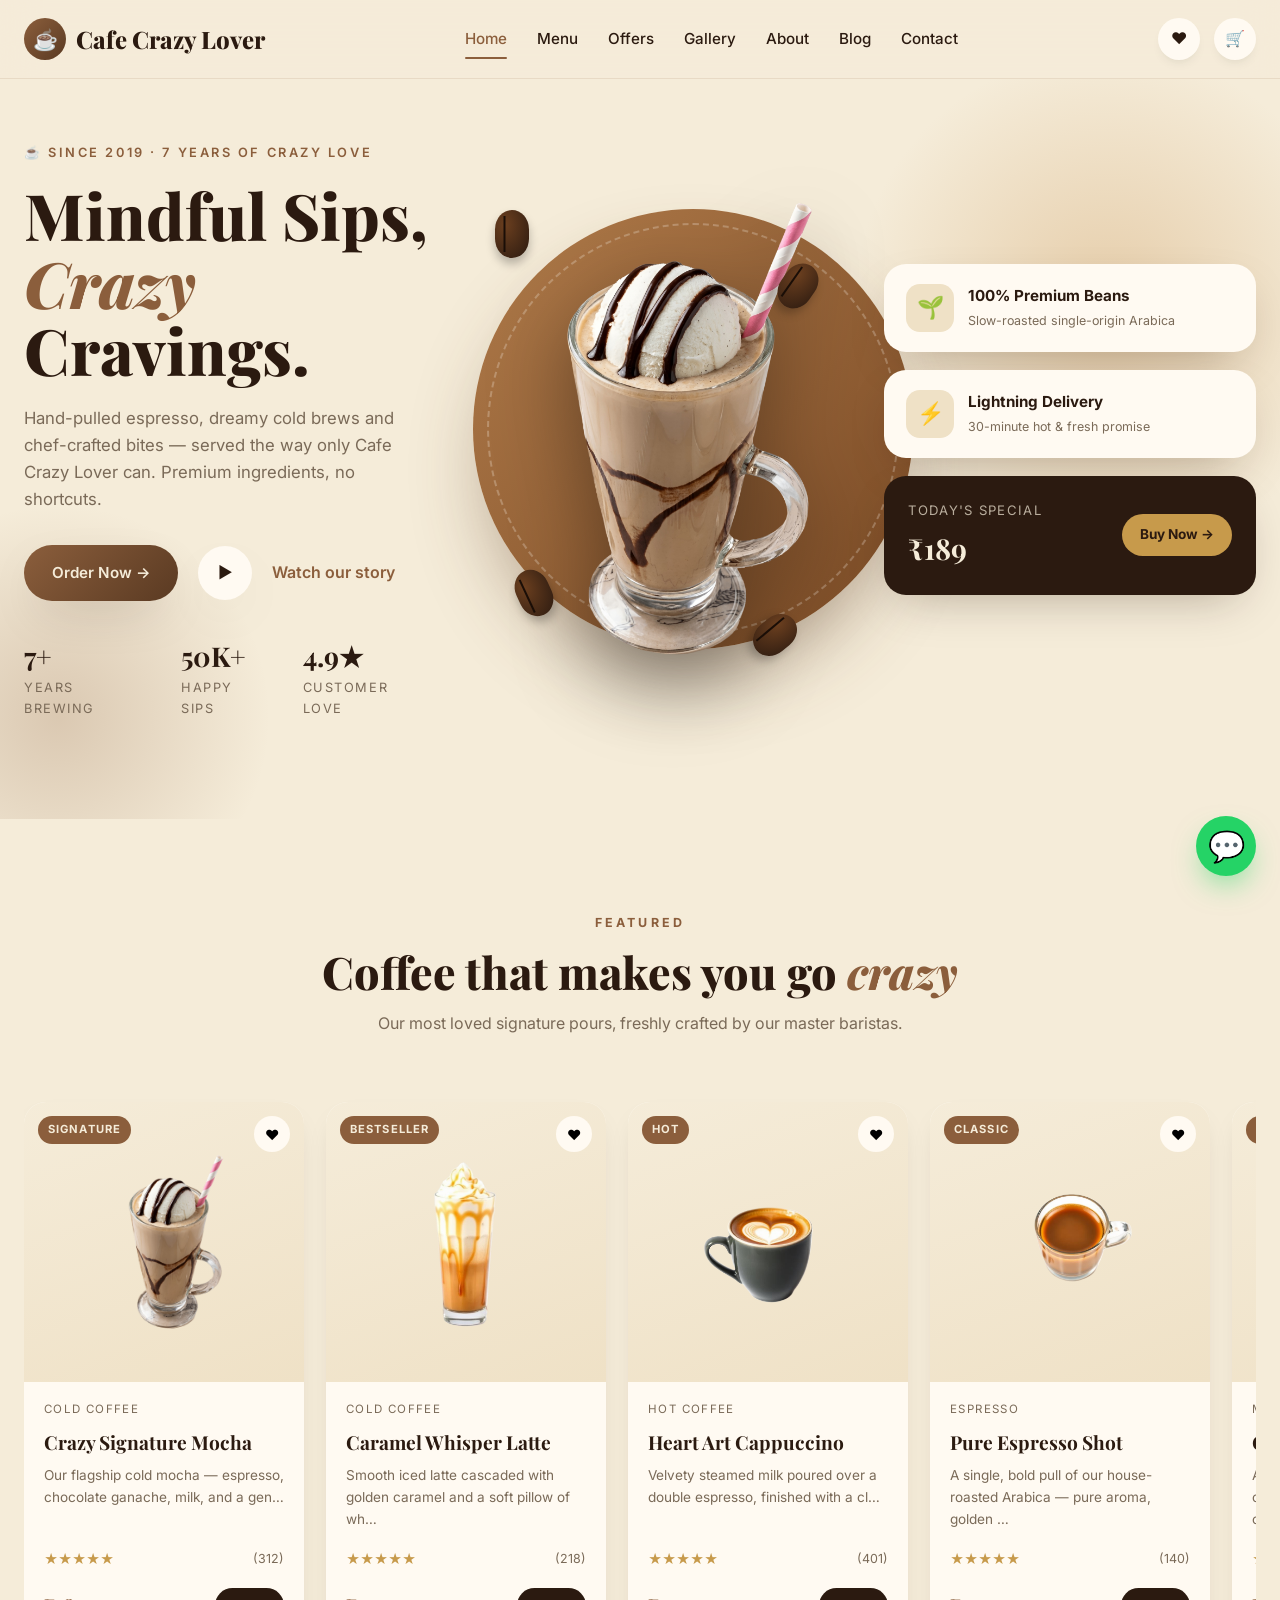
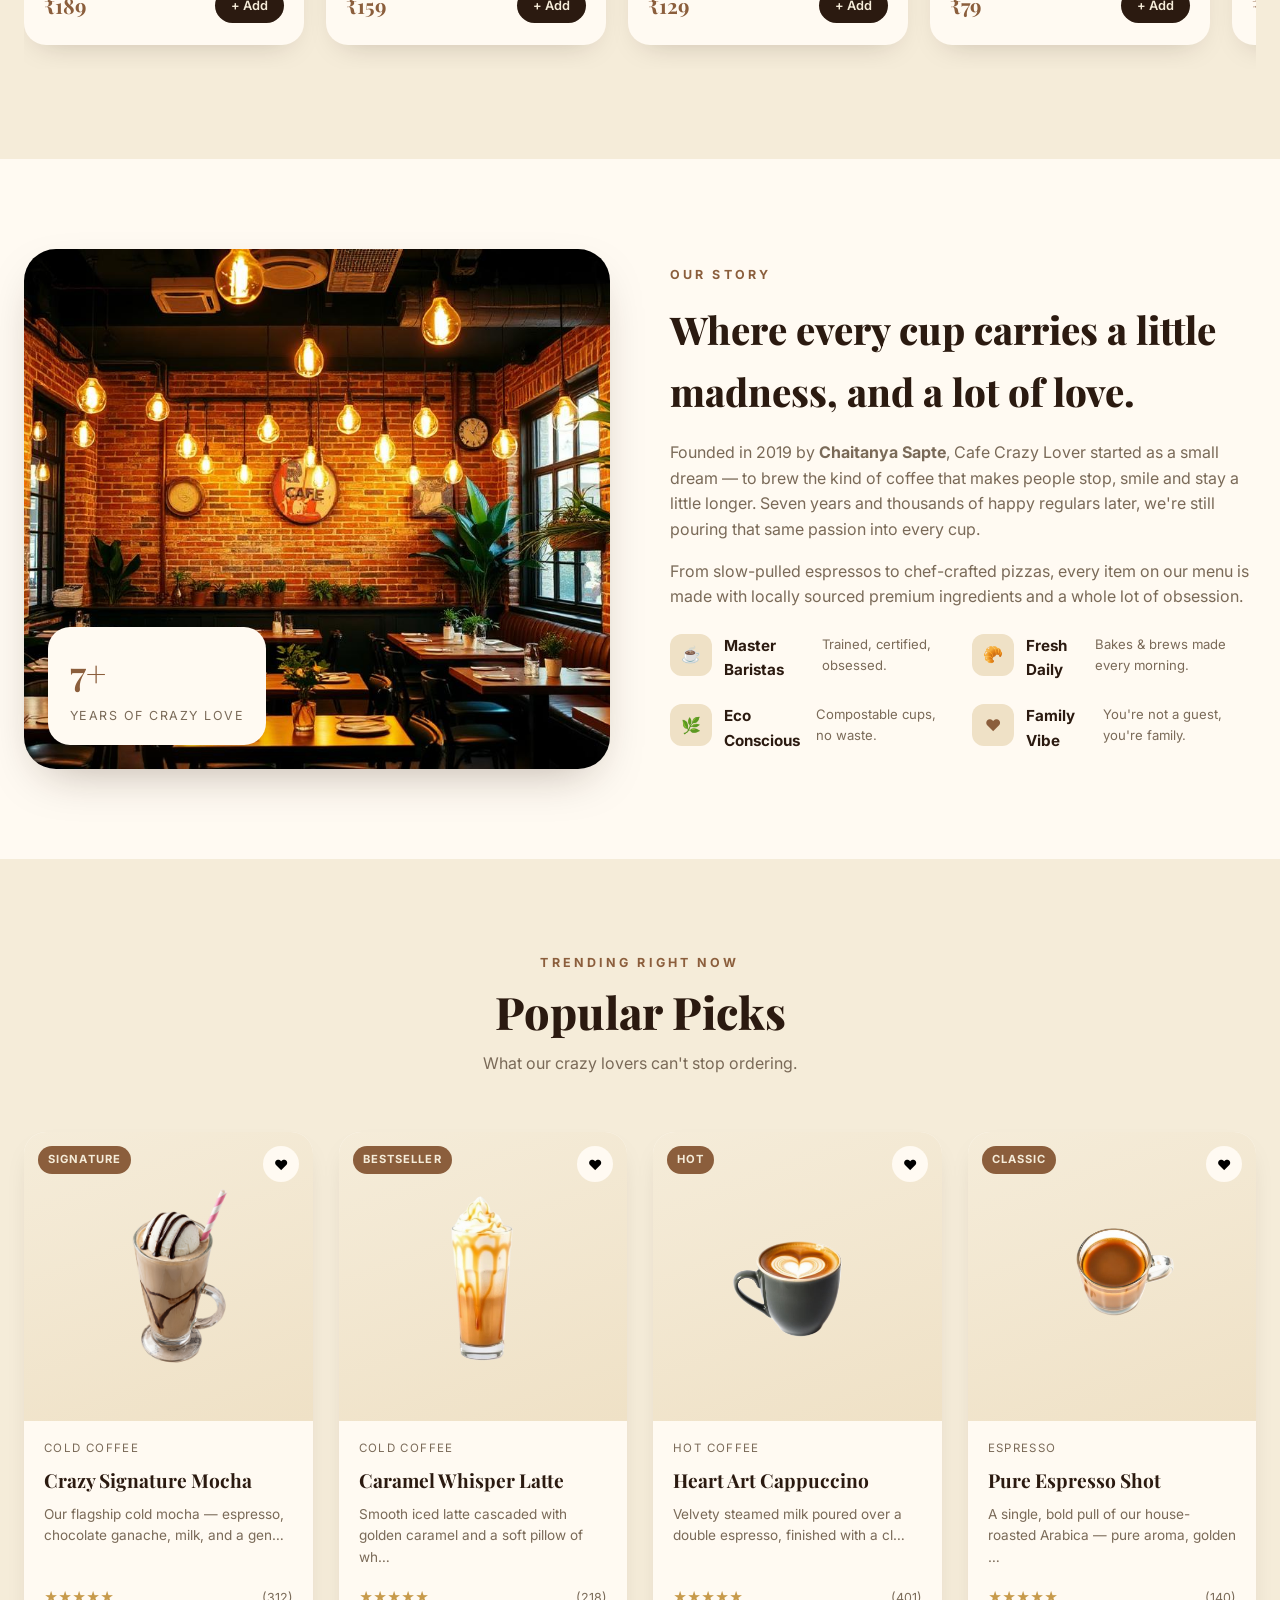
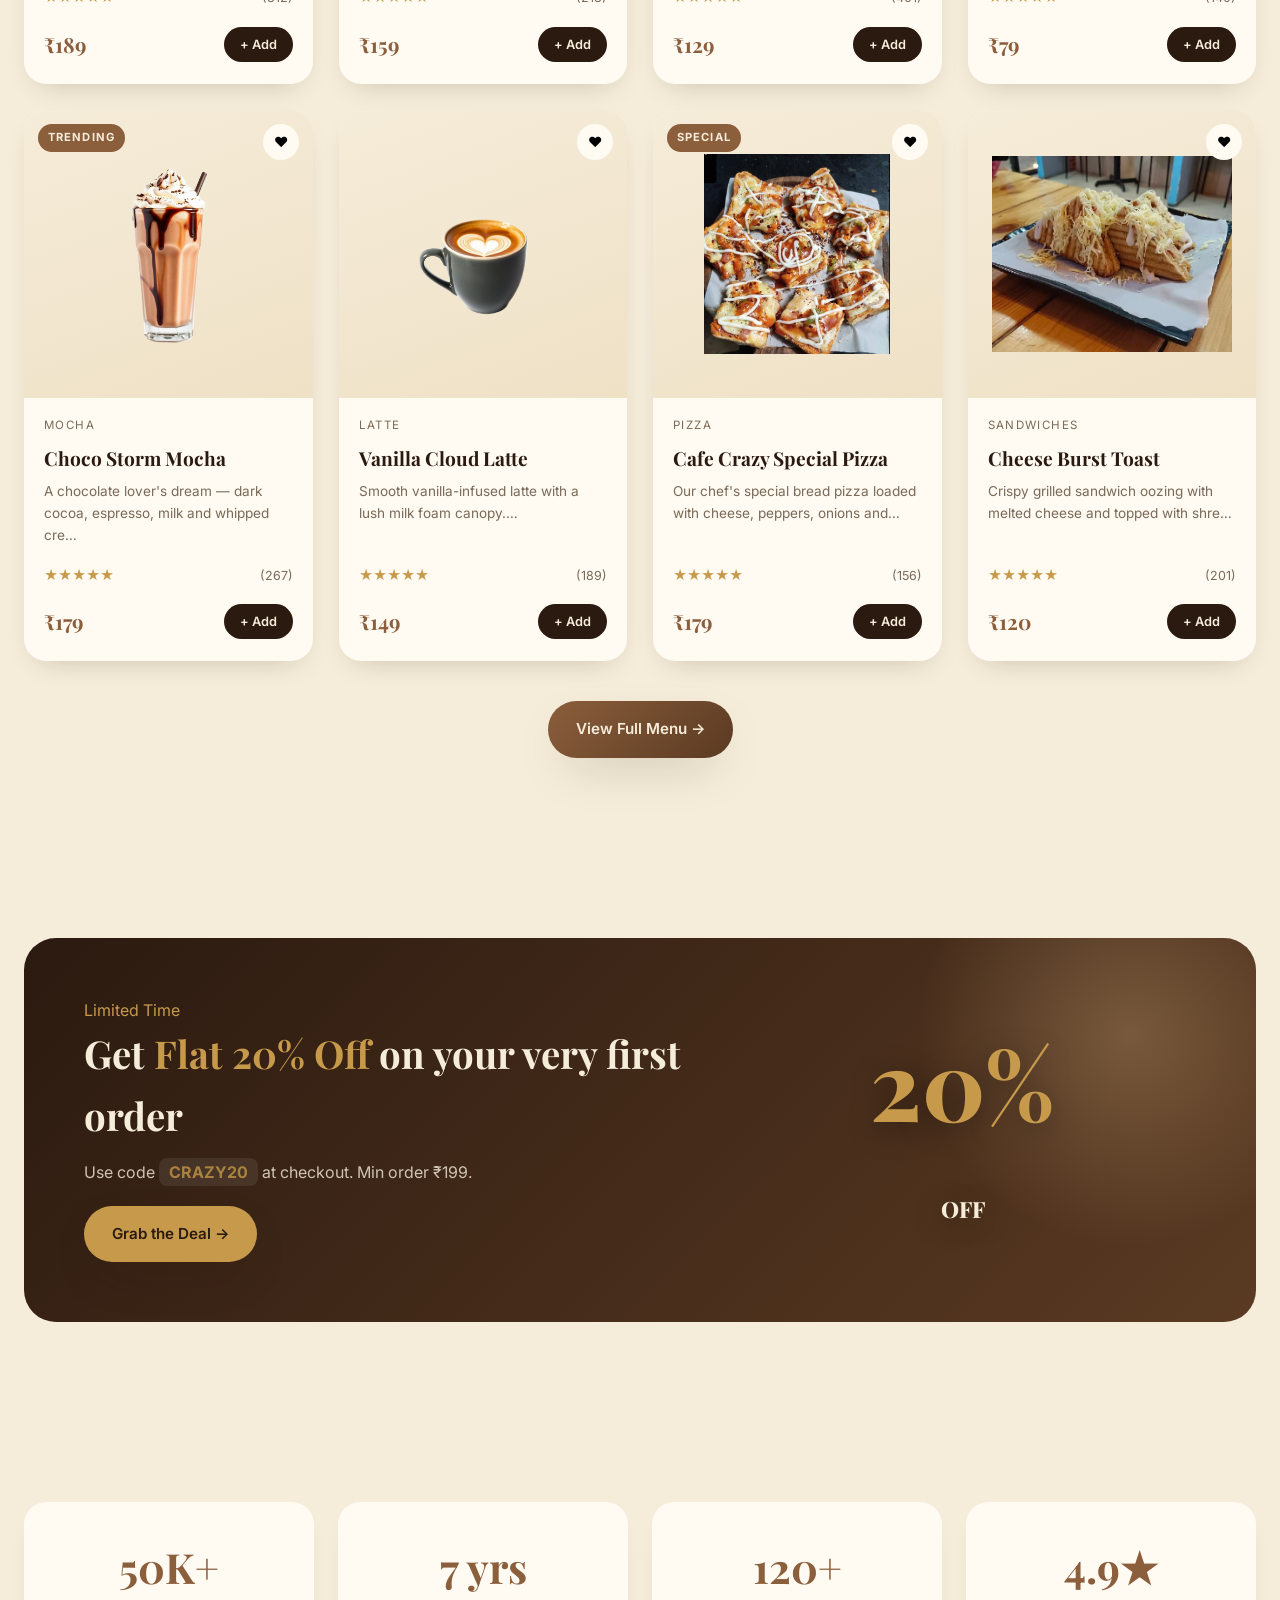
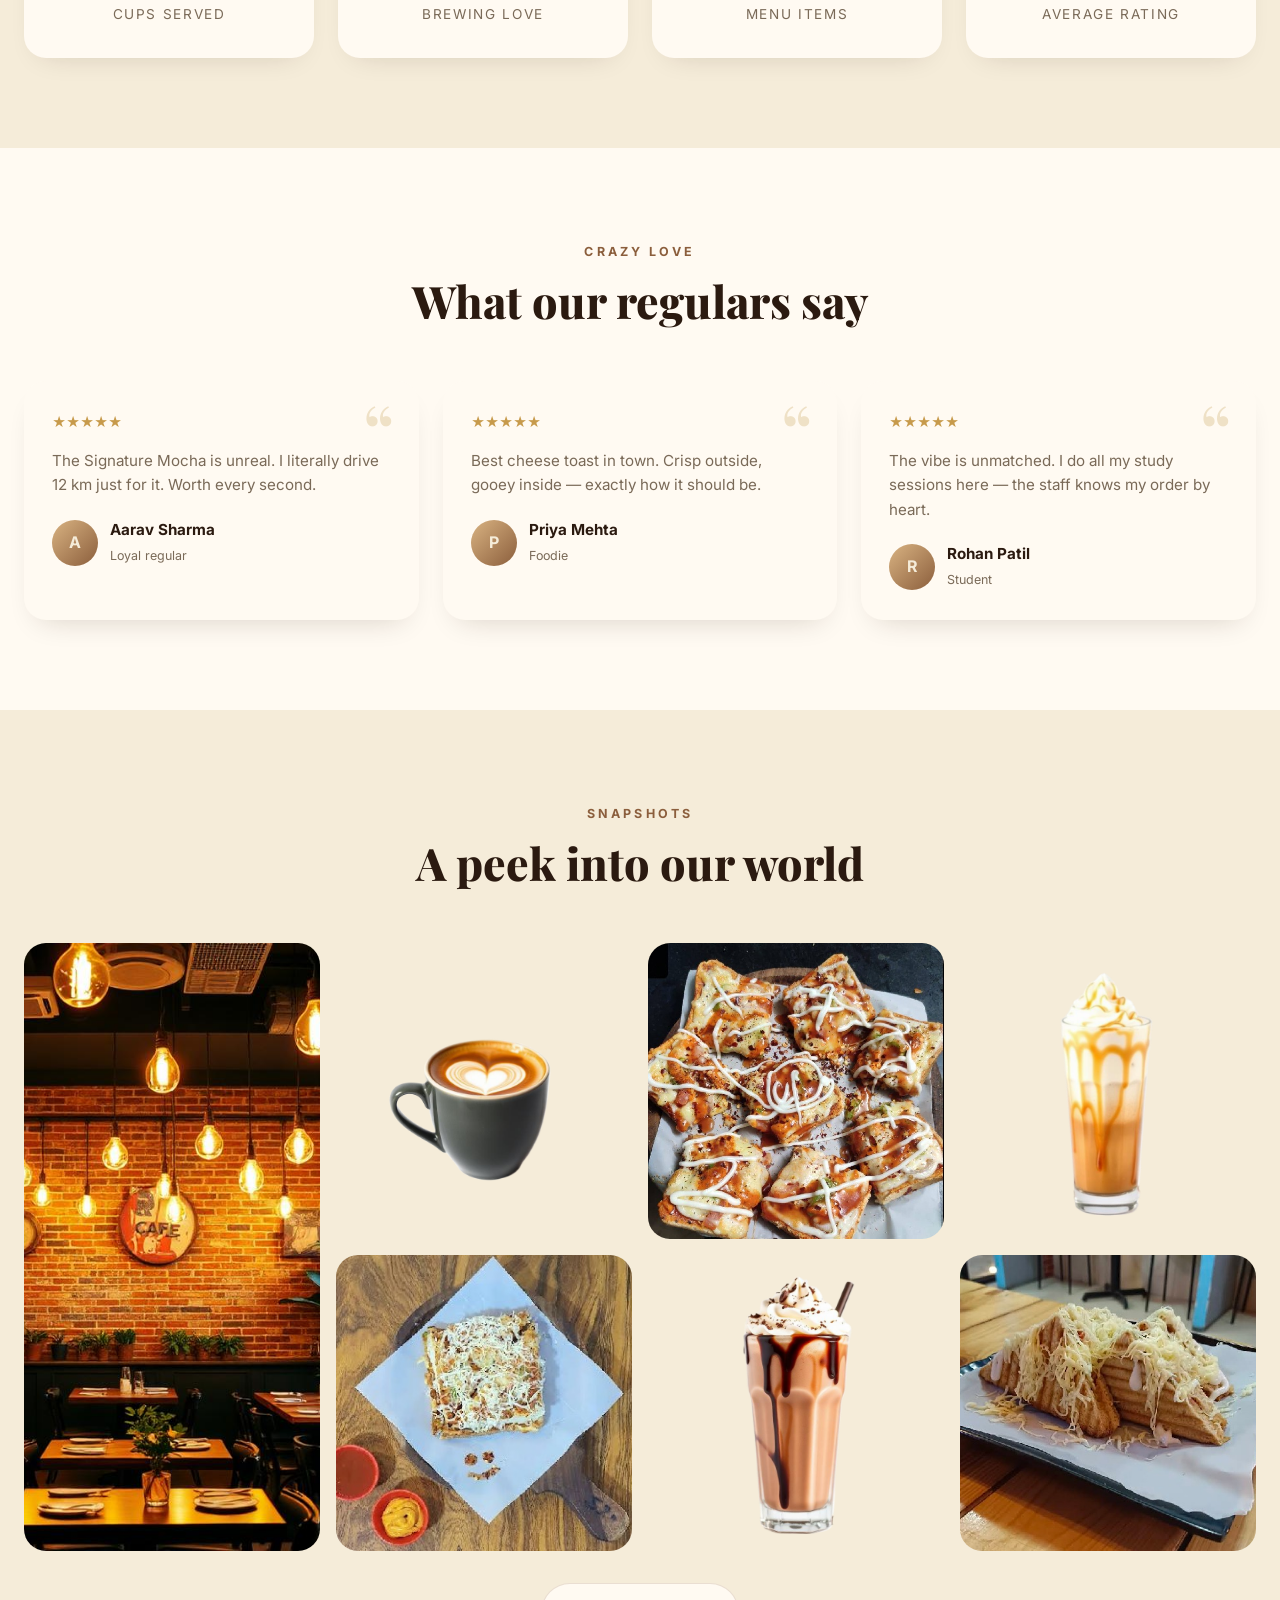
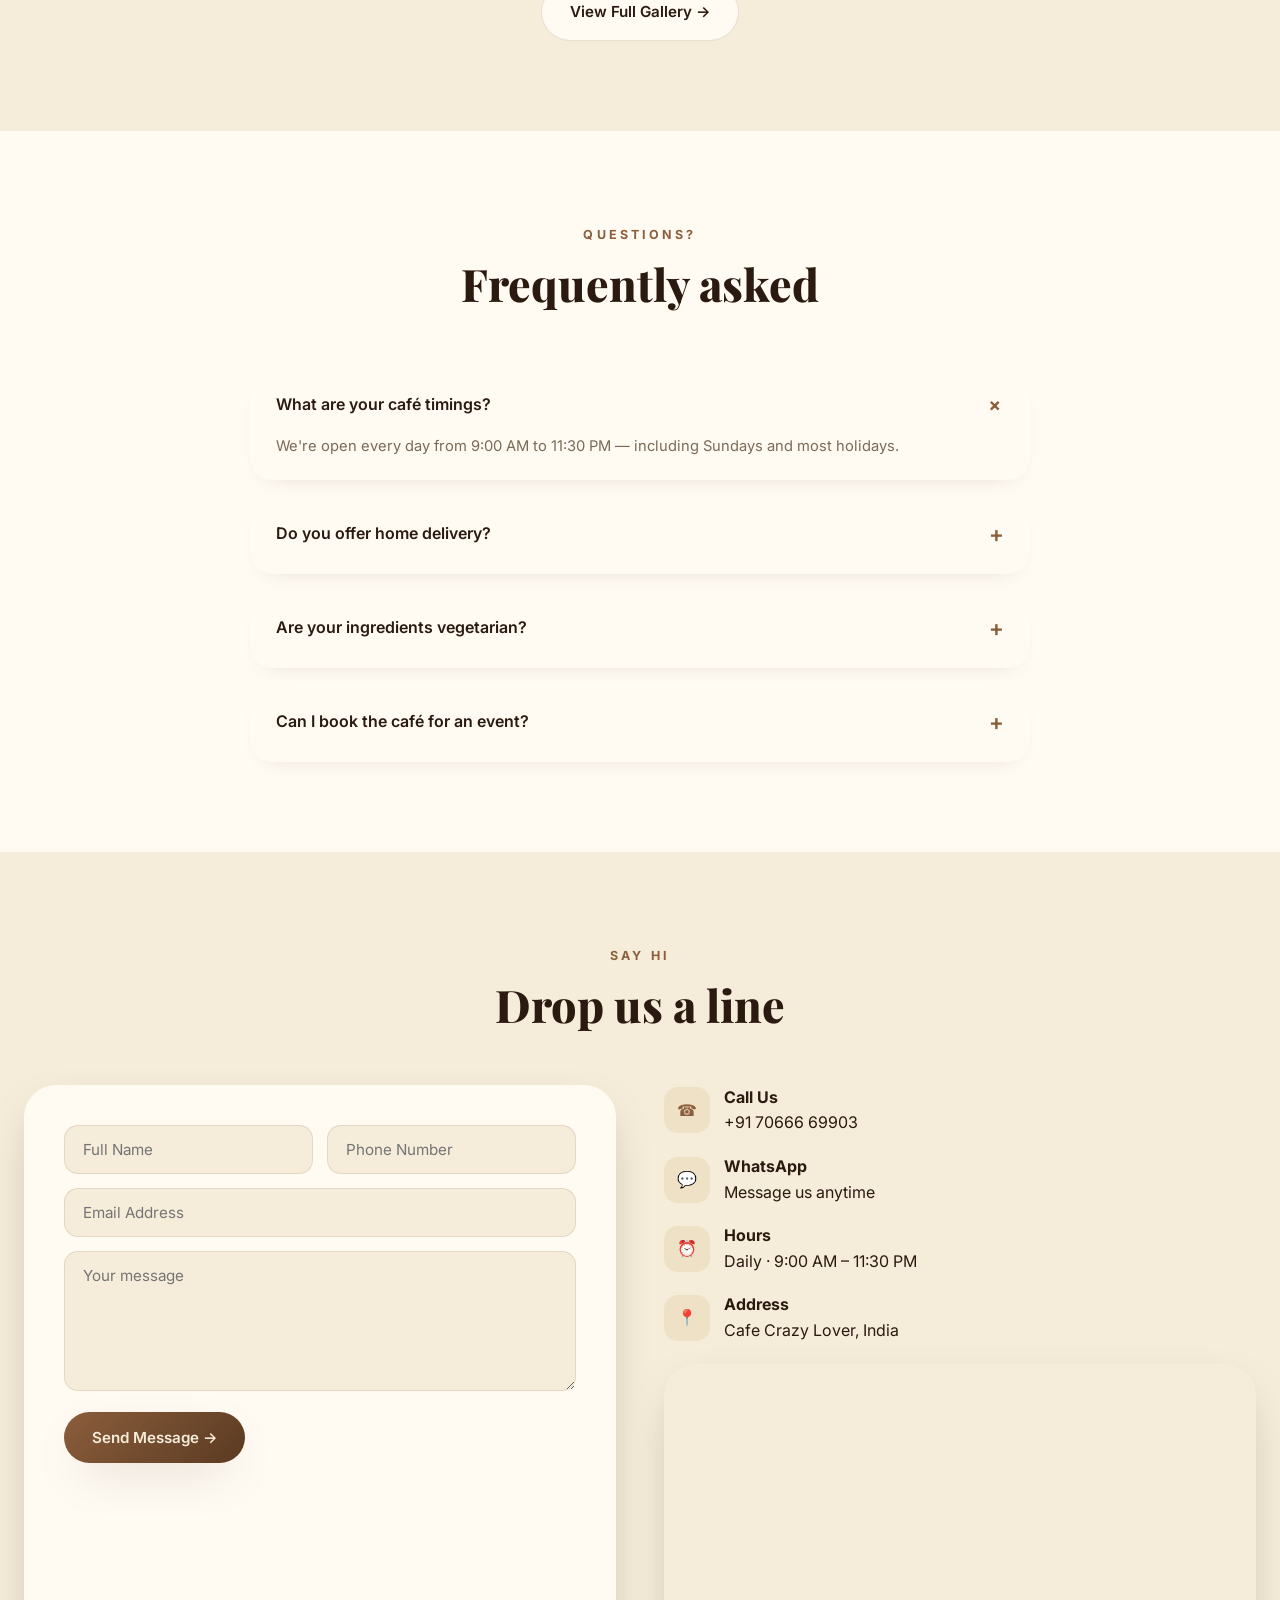
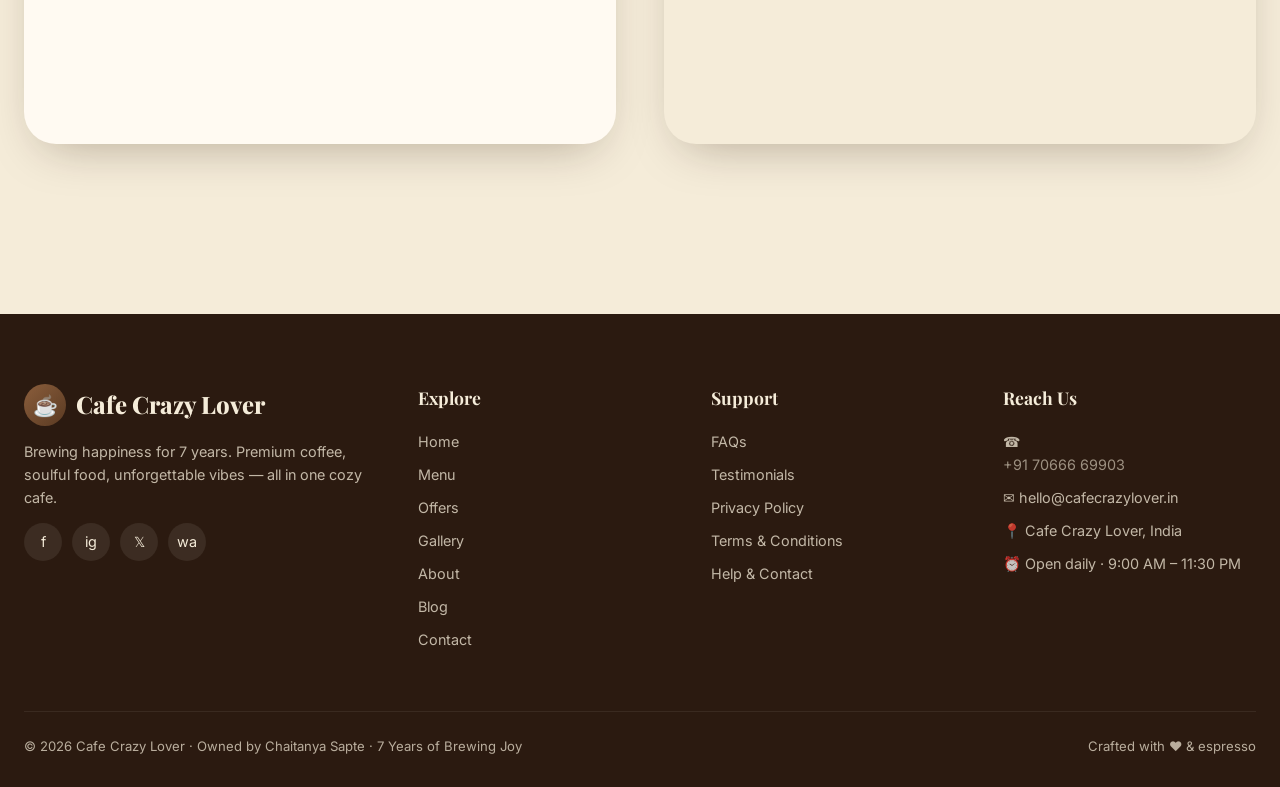
<file: index.html>
<!DOCTYPE html>
<html lang="en">
<head>
<meta charset="UTF-8">
<meta name="viewport" content="width=device-width, initial-scale=1.0">
<title>Cafe Crazy Lover — Premium Coffee & Food, Crafted with Love</title>
<meta name="description" content="Cafe Crazy Lover — 7 years of premium coffee, soulful food, and unforgettable vibes. Order signature drinks, snacks, pizzas and shakes online.">
<link rel="preconnect" href="https://fonts.googleapis.com">
<link rel="preconnect" href="https://fonts.gstatic.com" crossorigin>
<link href="https://fonts.googleapis.com/css2?family=Playfair+Display:ital,wght@0,400;0,700;0,800;1,400&family=Inter:wght@400;500;600;700&display=swap" rel="stylesheet">
<link rel="stylesheet" href="css/style.css">
</head>
<body>
<div id="site-header"></div>

<!-- HERO -->
<header class="hero">
  <div class="container hero-grid">
    <div class="hero-text reveal">
      <span class="hero-eyebrow">☕ Since 2019 · 7 Years of Crazy Love</span>
      <h1>Mindful Sips, <em>Crazy</em> Cravings.</h1>
      <p class="lead">Hand-pulled espresso, dreamy cold brews and chef-crafted bites — served the way only Cafe Crazy Lover can. Premium ingredients, no shortcuts.</p>
      <div class="hero-cta">
        <a href="menu.html" class="btn btn-primary">Order Now →</a>
        <a href="#story" class="btn-pill-play" title="Watch our story">▶</a>
        <a href="#story" style="font-weight:600;color:var(--mocha)">Watch our story</a>
      </div>
      <div class="hero-stats">
        <div><strong>7+</strong><span>Years brewing</span></div>
        <div><strong>50K+</strong><span>Happy sips</span></div>
        <div><strong>4.9★</strong><span>Customer love</span></div>
      </div>
    </div>

    <div class="hero-product reveal">
      <div class="hero-circle"></div>
      <span class="bean b1"></span><span class="bean b2"></span>
      <span class="bean b3"></span><span class="bean b4"></span>
      <img src="assets/hero-coffee.png" alt="Crazy Signature Mocha" width="560">
    </div>

    <aside class="hero-sidecards reveal">
      <div class="feature-card">
        <div class="ico">🌱</div>
        <div><h4>100% Premium Beans</h4><p>Slow-roasted single-origin Arabica</p></div>
      </div>
      <div class="feature-card">
        <div class="ico">⚡</div>
        <div><h4>Lightning Delivery</h4><p>30-minute hot &amp; fresh promise</p></div>
      </div>
      <div class="price-card">
        <div>
          <div class="p-name">Today's Special</div>
          <div class="p-price">₹189</div>
        </div>
        <a href="product.html?id=p1" class="buy">Buy Now →</a>
      </div>
    </aside>
  </div>
</header>

<!-- FEATURED SLIDER -->
<section class="block">
  <div class="container">
    <div class="section-head reveal">
      <span class="eyebrow">Featured</span>
      <h2>Coffee that makes you go <em style="color:var(--mocha);font-style:italic">crazy</em></h2>
      <p>Our most loved signature pours, freshly crafted by our master baristas.</p>
    </div>
    <div class="featured-slider" id="featured-grid"></div>
  </div>
</section>

<!-- ABOUT -->
<section class="block" id="story" style="background:var(--white)">
  <div class="container about-grid">
    <div class="about-img-wrap reveal">
      <img src="assets/cafe-interior.jpg" alt="Cafe Crazy Lover interior" loading="lazy">
      <div class="about-badge"><strong>7+</strong><span>Years of crazy love</span></div>
    </div>
    <div class="about-text reveal">
      <span class="eyebrow">Our Story</span>
      <h2>Where every cup carries a little madness, and a lot of love.</h2>
      <p>Founded in 2019 by <strong>Chaitanya Sapte</strong>, Cafe Crazy Lover started as a small dream — to brew the kind of coffee that makes people stop, smile and stay a little longer. Seven years and thousands of happy regulars later, we're still pouring that same passion into every cup.</p>
      <p>From slow-pulled espressos to chef-crafted pizzas, every item on our menu is made with locally sourced premium ingredients and a whole lot of obsession.</p>
      <div class="about-feats">
        <div><div class="ico">☕</div><div><h4>Master Baristas</h4><p>Trained, certified, obsessed.</p></div></div>
        <div><div class="ico">🥐</div><div><h4>Fresh Daily</h4><p>Bakes &amp; brews made every morning.</p></div></div>
        <div><div class="ico">🌿</div><div><h4>Eco Conscious</h4><p>Compostable cups, no waste.</p></div></div>
        <div><div class="ico">❤️</div><div><h4>Family Vibe</h4><p>You're not a guest, you're family.</p></div></div>
      </div>
    </div>
  </div>
</section>

<!-- POPULAR PRODUCTS -->
<section class="block">
  <div class="container">
    <div class="section-head reveal">
      <span class="eyebrow">Trending Right Now</span>
      <h2>Popular Picks</h2>
      <p>What our crazy lovers can't stop ordering.</p>
    </div>
    <div class="product-grid" id="popular-grid"></div>
    <div style="text-align:center;margin-top:40px"><a href="menu.html" class="btn btn-primary">View Full Menu →</a></div>
  </div>
</section>

<!-- OFFER BANNER -->
<section class="block">
  <div class="container">
    <div class="offer-band reveal">
      <div>
        <span class="eyebrow" style="color:var(--gold)">Limited Time</span>
        <h2>Get <span style="color:var(--gold)">Flat 20% Off</span> on your very first order</h2>
        <p style="opacity:.8;margin-bottom:20px">Use code <strong style="color:var(--gold);background:rgba(255,255,255,.1);padding:4px 10px;border-radius:8px">CRAZY20</strong> at checkout. Min order ₹199.</p>
        <a href="menu.html" class="btn btn-primary" style="background:var(--gold);color:var(--espresso)">Grab the Deal →</a>
      </div>
      <div style="text-align:center;position:relative;z-index:1"><div class="pct">20%<br><span style="font-size:1.4rem;color:var(--cream)">OFF</span></div></div>
    </div>
  </div>
</section>

<!-- STATS -->
<section class="block">
  <div class="container">
    <div class="stats">
      <div class="reveal"><strong>50K+</strong><span>Cups served</span></div>
      <div class="reveal"><strong>7 yrs</strong><span>Brewing love</span></div>
      <div class="reveal"><strong>120+</strong><span>Menu items</span></div>
      <div class="reveal"><strong>4.9★</strong><span>Average rating</span></div>
    </div>
  </div>
</section>

<!-- TESTIMONIALS -->
<section class="block" style="background:var(--white)">
  <div class="container">
    <div class="section-head reveal"><span class="eyebrow">Crazy Love</span><h2>What our regulars say</h2></div>
    <div class="testimonial-grid">
      <div class="testimonial reveal">
        <span class="stars">★★★★★</span>
        <p>The Signature Mocha is unreal. I literally drive 12 km just for it. Worth every second.</p>
        <div class="who"><div class="avatar">A</div><div><h4>Aarav Sharma</h4><small>Loyal regular</small></div></div>
      </div>
      <div class="testimonial reveal">
        <span class="stars">★★★★★</span>
        <p>Best cheese toast in town. Crisp outside, gooey inside — exactly how it should be.</p>
        <div class="who"><div class="avatar">P</div><div><h4>Priya Mehta</h4><small>Foodie</small></div></div>
      </div>
      <div class="testimonial reveal">
        <span class="stars">★★★★★</span>
        <p>The vibe is unmatched. I do all my study sessions here — the staff knows my order by heart.</p>
        <div class="who"><div class="avatar">R</div><div><h4>Rohan Patil</h4><small>Student</small></div></div>
      </div>
    </div>
  </div>
</section>

<!-- GALLERY PREVIEW -->
<section class="block">
  <div class="container">
    <div class="section-head reveal"><span class="eyebrow">Snapshots</span><h2>A peek into our world</h2></div>
    <div class="gallery-grid">
      <figure class="reveal"><img src="assets/cafe-interior.jpg" alt=""></figure>
      <figure class="reveal"><img src="assets/coffee-cappuccino.png" alt=""></figure>
      <figure class="reveal"><img src="assets/food-bread-pizza.png" alt=""></figure>
      <figure class="reveal"><img src="assets/coffee-caramel.png" alt=""></figure>
      <figure class="reveal"><img src="assets/food-cheese-toast.png" alt=""></figure>
      <figure class="reveal"><img src="assets/coffee-mocha.png" alt=""></figure>
      <figure class="reveal"><img src="assets/food-sandwich.png" alt=""></figure>
    </div>
    <div style="text-align:center;margin-top:32px"><a href="gallery.html" class="btn btn-ghost">View Full Gallery →</a></div>
  </div>
</section>

<!-- FAQ -->
<section class="block" style="background:var(--white)">
  <div class="container">
    <div class="section-head reveal"><span class="eyebrow">Questions?</span><h2>Frequently asked</h2></div>
    <div class="faq-list">
      <details class="faq-item reveal" open><summary>What are your café timings?</summary><p>We're open every day from 9:00 AM to 11:30 PM — including Sundays and most holidays.</p></details>
      <details class="faq-item reveal"><summary>Do you offer home delivery?</summary><p>Yes! Free delivery on orders above ₹299. Standard delivery is ₹30. Delivery time is around 30 minutes.</p></details>
      <details class="faq-item reveal"><summary>Are your ingredients vegetarian?</summary><p>100% of our menu is pure vegetarian — including our entire range of pizzas, sandwiches and snacks.</p></details>
      <details class="faq-item reveal"><summary>Can I book the café for an event?</summary><p>Absolutely. Call us at +91 70666 69903 to discuss private bookings, birthdays and small corporate events.</p></details>
    </div>
  </div>
</section>

<!-- CONTACT -->
<section class="block">
  <div class="container">
    <div class="section-head reveal"><span class="eyebrow">Say Hi</span><h2>Drop us a line</h2></div>
    <div class="contact-grid">
      <div class="contact-card reveal">
        <form id="contact-form">
          <div class="form-row"><input class="input" placeholder="Full Name" required><input class="input" placeholder="Phone Number" required></div>
          <input class="input" placeholder="Email Address" type="email" required>
          <textarea class="input" placeholder="Your message" required></textarea>
          <button class="btn btn-primary" type="submit">Send Message →</button>
        </form>
      </div>
      <div class="contact-info reveal">
        <p><span class="ico">☎</span><span><strong>Call Us</strong><br><a href="tel:+917066669903">+91 70666 69903</a></span></p>
        <p><span class="ico">💬</span><span><strong>WhatsApp</strong><br><a href="https://wa.me/917066669903">Message us anytime</a></span></p>
        <p><span class="ico">⏰</span><span><strong>Hours</strong><br>Daily · 9:00 AM – 11:30 PM</span></p>
        <p><span class="ico">📍</span><span><strong>Address</strong><br>Cafe Crazy Lover, India</span></p>
        <div class="map-wrap" style="margin-top:20px">
          <iframe src="https://maps.google.com/maps?q=cafe&t=&z=13&ie=UTF8&iwloc=&output=embed" loading="lazy"></iframe>
        </div>
      </div>
    </div>
  </div>
</section>

<div id="site-footer"></div>

<script src="js/data.js"></script>
<script src="js/layout.js"></script>
<script src="js/main.js"></script>
<script>
  document.addEventListener('DOMContentLoaded', () => {
    renderProductGrid('#featured-grid', PRODUCTS.filter(p=>p.tag).slice(0,6));
    renderProductGrid('#popular-grid', PRODUCTS.slice(0,8));
  });
</script>
</body>
</html>
</file>
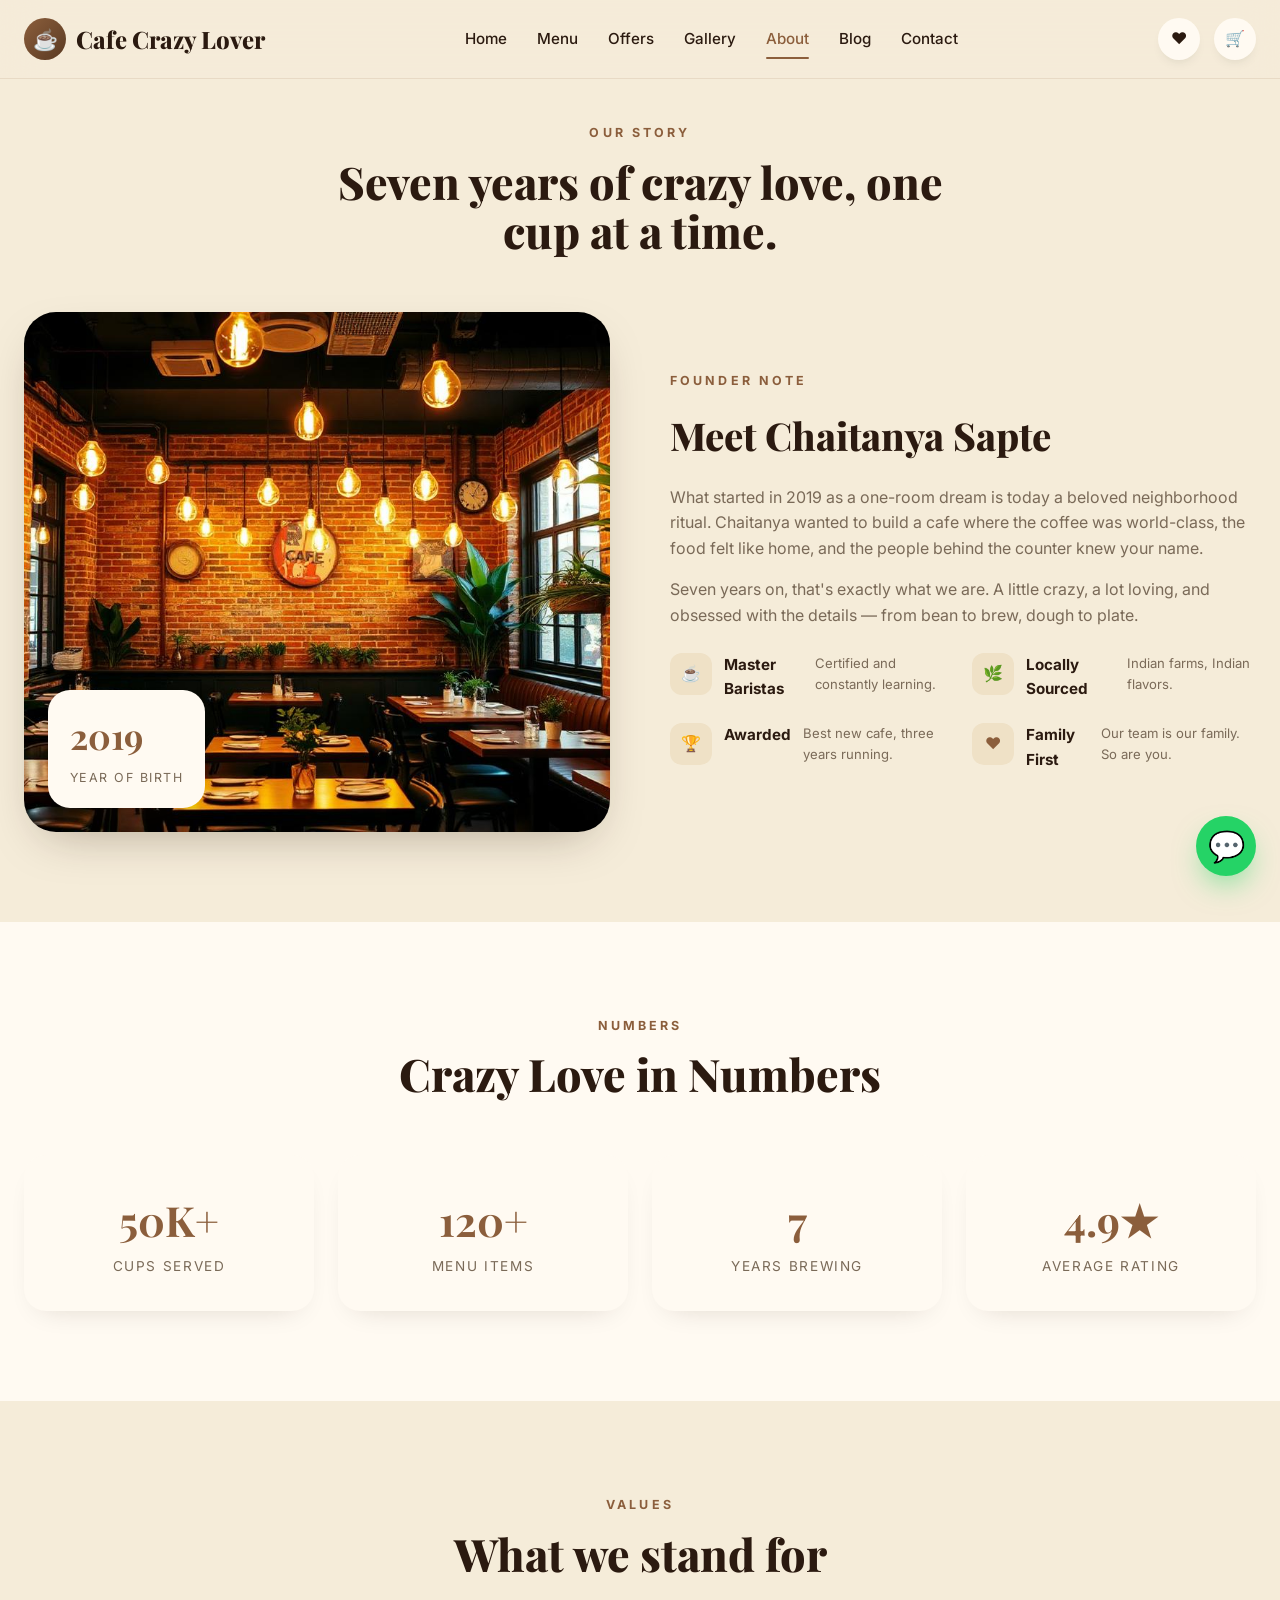
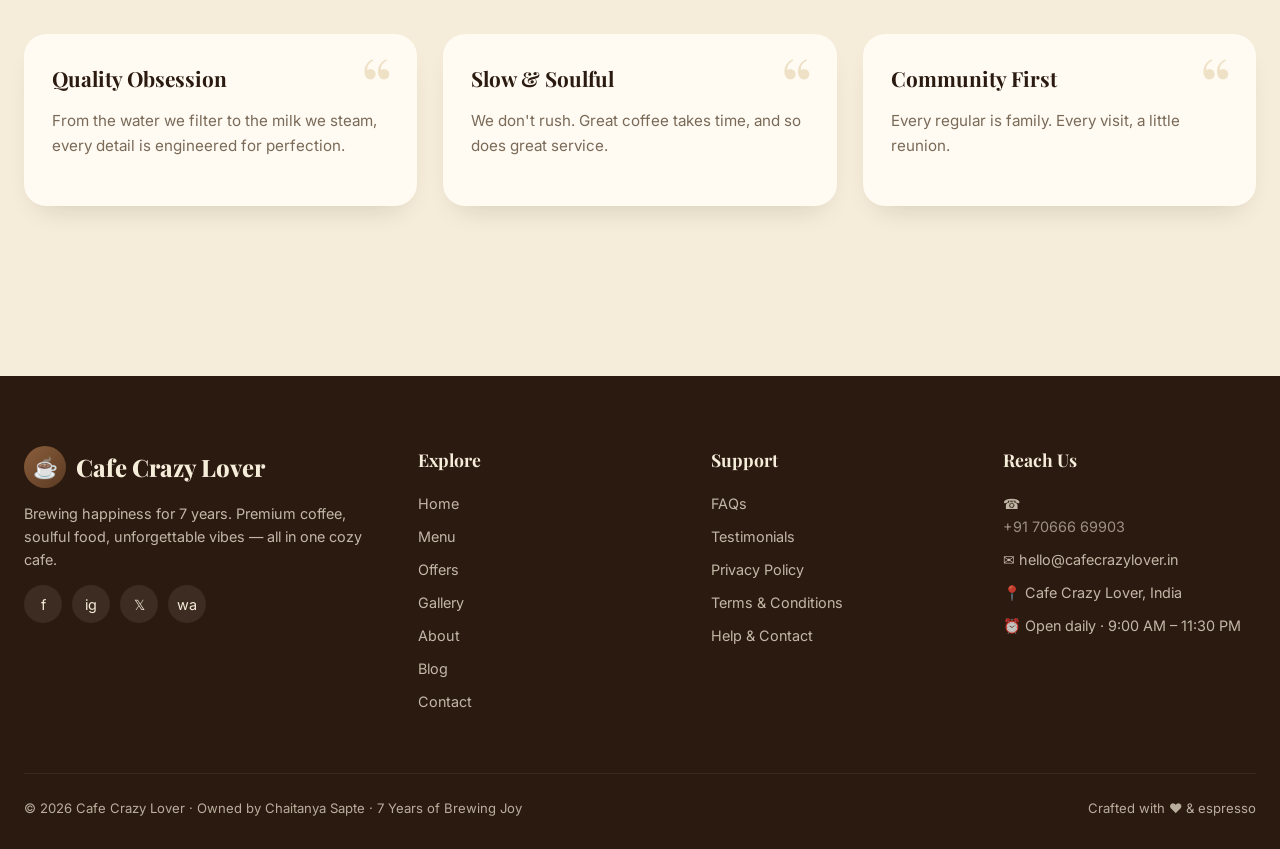
<file: about.html>
<!DOCTYPE html>
<html lang="en"><head>
<meta charset="UTF-8"><meta name="viewport" content="width=device-width, initial-scale=1.0">
<title>About — Cafe Crazy Lover</title>
<meta name="description" content="Our story — 7 years of brewing crazy love into every cup, by founder Chaitanya Sapte.">
<link href="https://fonts.googleapis.com/css2?family=Playfair+Display:ital,wght@0,400;0,700;0,800;1,400&family=Inter:wght@400;500;600;700&display=swap" rel="stylesheet">
<link rel="stylesheet" href="css/style.css">
</head><body>
<div id="site-header"></div>

<section class="block" style="padding-top:40px"><div class="container">
  <div class="section-head reveal"><span class="eyebrow">Our Story</span><h2>Seven years of crazy love, one cup at a time.</h2></div>
  <div class="about-grid">
    <div class="about-img-wrap reveal"><img src="assets/cafe-interior.jpg" alt="Cafe interior"><div class="about-badge"><strong>2019</strong><span>Year of birth</span></div></div>
    <div class="about-text reveal">
      <span class="eyebrow">Founder Note</span>
      <h2>Meet Chaitanya Sapte</h2>
      <p>What started in 2019 as a one-room dream is today a beloved neighborhood ritual. Chaitanya wanted to build a cafe where the coffee was world-class, the food felt like home, and the people behind the counter knew your name.</p>
      <p>Seven years on, that's exactly what we are. A little crazy, a lot loving, and obsessed with the details — from bean to brew, dough to plate.</p>
      <div class="about-feats">
        <div><div class="ico">☕</div><div><h4>Master Baristas</h4><p>Certified and constantly learning.</p></div></div>
        <div><div class="ico">🌿</div><div><h4>Locally Sourced</h4><p>Indian farms, Indian flavors.</p></div></div>
        <div><div class="ico">🏆</div><div><h4>Awarded</h4><p>Best new cafe, three years running.</p></div></div>
        <div><div class="ico">❤️</div><div><h4>Family First</h4><p>Our team is our family. So are you.</p></div></div>
      </div>
    </div>
  </div>
</div></section>

<section class="block" style="background:var(--white)"><div class="container">
  <div class="section-head reveal"><span class="eyebrow">Numbers</span><h2>Crazy Love in Numbers</h2></div>
  <div class="stats">
    <div class="reveal"><strong>50K+</strong><span>Cups served</span></div>
    <div class="reveal"><strong>120+</strong><span>Menu items</span></div>
    <div class="reveal"><strong>7</strong><span>Years brewing</span></div>
    <div class="reveal"><strong>4.9★</strong><span>Average rating</span></div>
  </div>
</div></section>

<section class="block"><div class="container">
  <div class="section-head reveal"><span class="eyebrow">Values</span><h2>What we stand for</h2></div>
  <div class="product-grid" style="grid-template-columns:repeat(auto-fit,minmax(260px,1fr))">
    <div class="testimonial reveal"><h4 style="font-family:var(--font-display);font-size:1.3rem;margin-bottom:10px">Quality Obsession</h4><p>From the water we filter to the milk we steam, every detail is engineered for perfection.</p></div>
    <div class="testimonial reveal"><h4 style="font-family:var(--font-display);font-size:1.3rem;margin-bottom:10px">Slow &amp; Soulful</h4><p>We don't rush. Great coffee takes time, and so does great service.</p></div>
    <div class="testimonial reveal"><h4 style="font-family:var(--font-display);font-size:1.3rem;margin-bottom:10px">Community First</h4><p>Every regular is family. Every visit, a little reunion.</p></div>
  </div>
</div></section>

<div id="site-footer"></div>
<script src="js/data.js"></script><script src="js/layout.js"></script><script src="js/main.js"></script>
</body></html>
</file>
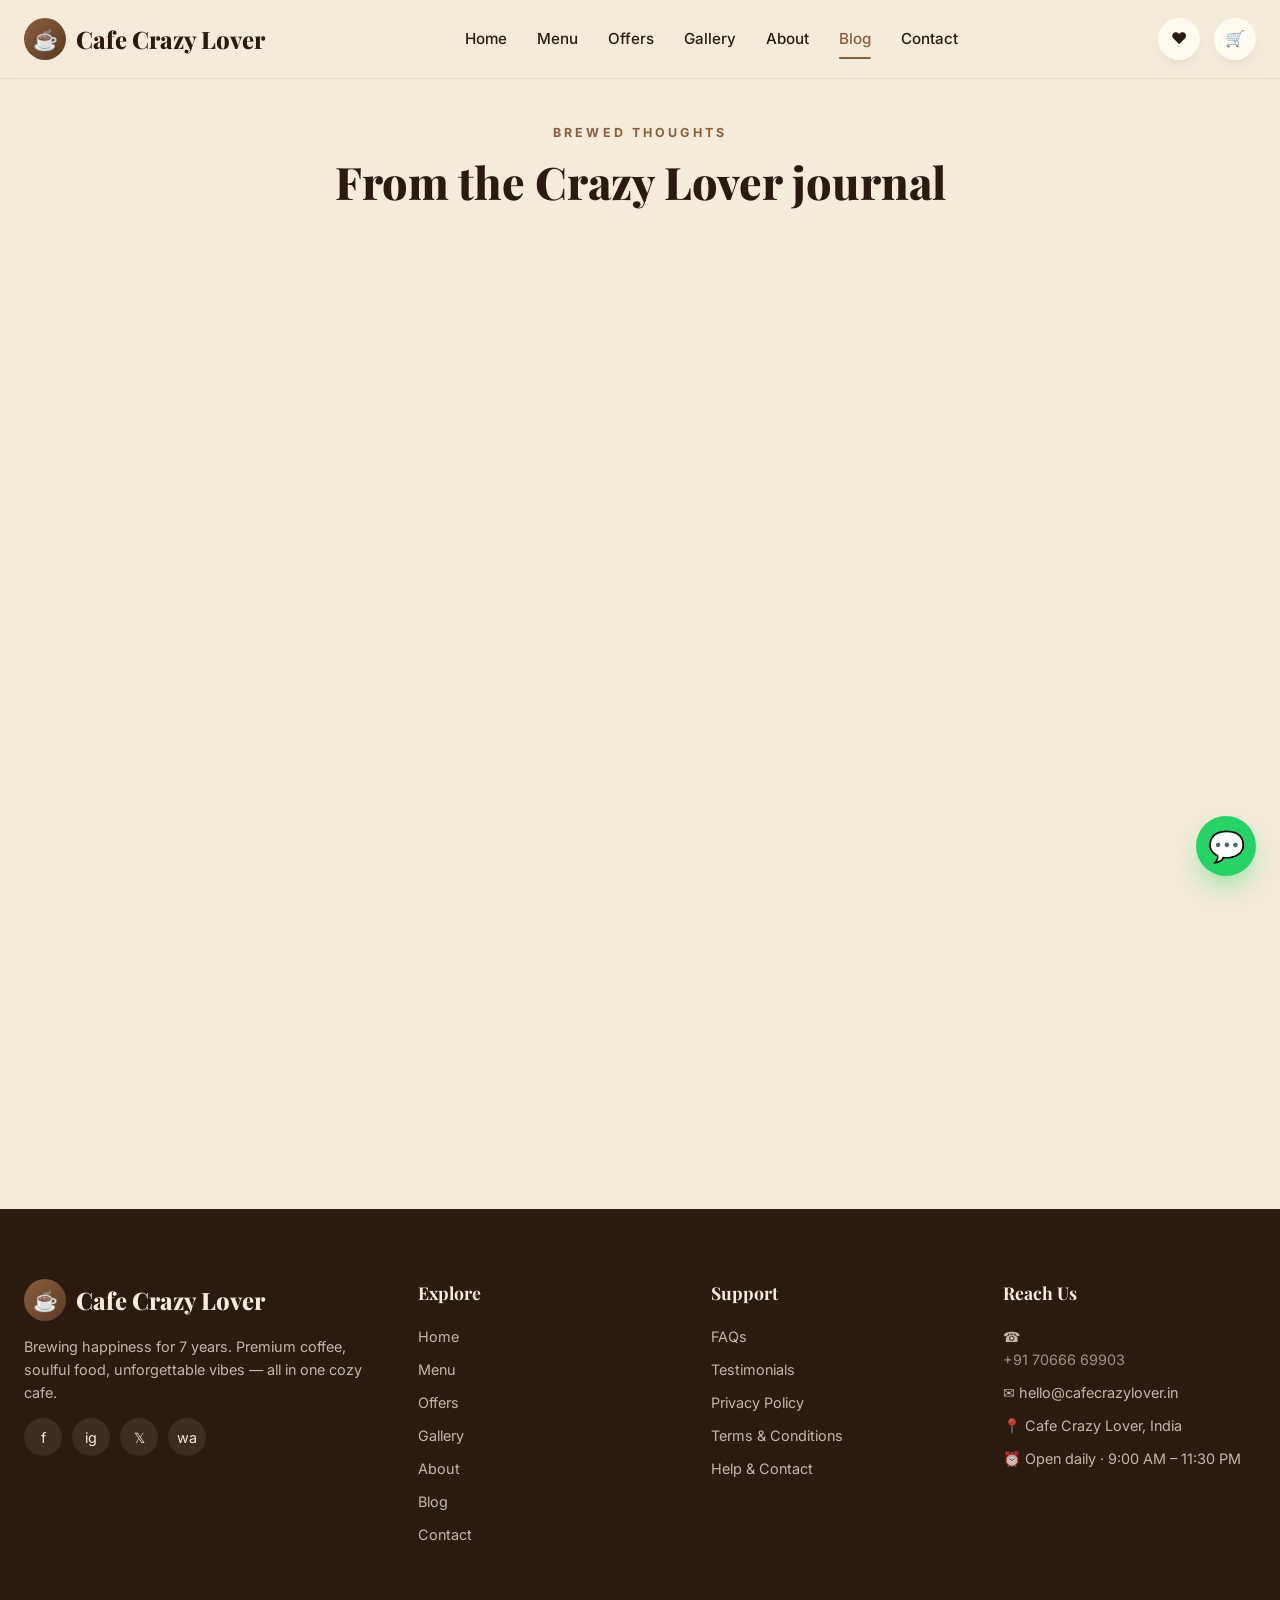
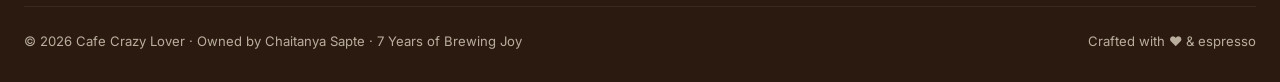
<file: blog.html>
<!DOCTYPE html>
<html lang="en"><head>
<meta charset="UTF-8"><meta name="viewport" content="width=device-width, initial-scale=1.0">
<title>Blog — Cafe Crazy Lover</title>
<link href="https://fonts.googleapis.com/css2?family=Playfair+Display:ital,wght@0,400;0,700;0,800;1,400&family=Inter:wght@400;500;600;700&display=swap" rel="stylesheet">
<link rel="stylesheet" href="css/style.css">
</head><body>
<div id="site-header"></div>
<section class="block" style="padding-top:40px"><div class="container">
  <div class="section-head reveal"><span class="eyebrow">Brewed Thoughts</span><h2>From the Crazy Lover journal</h2></div>
  <div class="product-grid" id="blog-grid" style="grid-template-columns:repeat(auto-fit,minmax(280px,1fr))"></div>
</div></section>
<div id="site-footer"></div>
<script src="js/data.js"></script><script src="js/layout.js"></script><script src="js/main.js"></script>
<script>
const POSTS = [
  ['The Science of a Perfect Espresso','coffee-espresso.png','Inside the 9 grams, 9 bar, 25 seconds rule we live by.'],
  ['Cold Brew vs Iced Coffee — Settled','coffee-caramel.png','Two cold drinks. Two very different souls.'],
  ['Why We Use Single-Origin Arabica','coffee-cappuccino.png','Story behind our slow-roasted house beans.'],
  ['Behind Our Signature Mocha','hero-coffee.png','How we crafted the drink that defines us.'],
  ['The Art of Latte Foam','coffee-cappuccino.png','Microfoam is a skill. Here is how we nail it daily.'],
  ['Pairing Coffee with Food','food-sandwich.png','A short guide for crazy pairing perfection.']
];
document.addEventListener('DOMContentLoaded', () => {
  document.getElementById('blog-grid').innerHTML = POSTS.map(([t,img,d]) => `
    <article class="product-card reveal">
      <div class="img-wrap" style="aspect-ratio:16/10;padding:0"><img src="assets/${img}" alt="" style="max-height:none;width:100%;height:100%;object-fit:cover"></div>
      <div class="body">
        <span class="cat">Blog · 5 min read</span>
        <h3>${t}</h3>
        <p class="desc">${d}</p>
        <a href="#" style="color:var(--mocha);font-weight:600;font-size:.9rem">Read more →</a>
      </div>
    </article>`).join('');
});
</script>
</body></html>
</file>
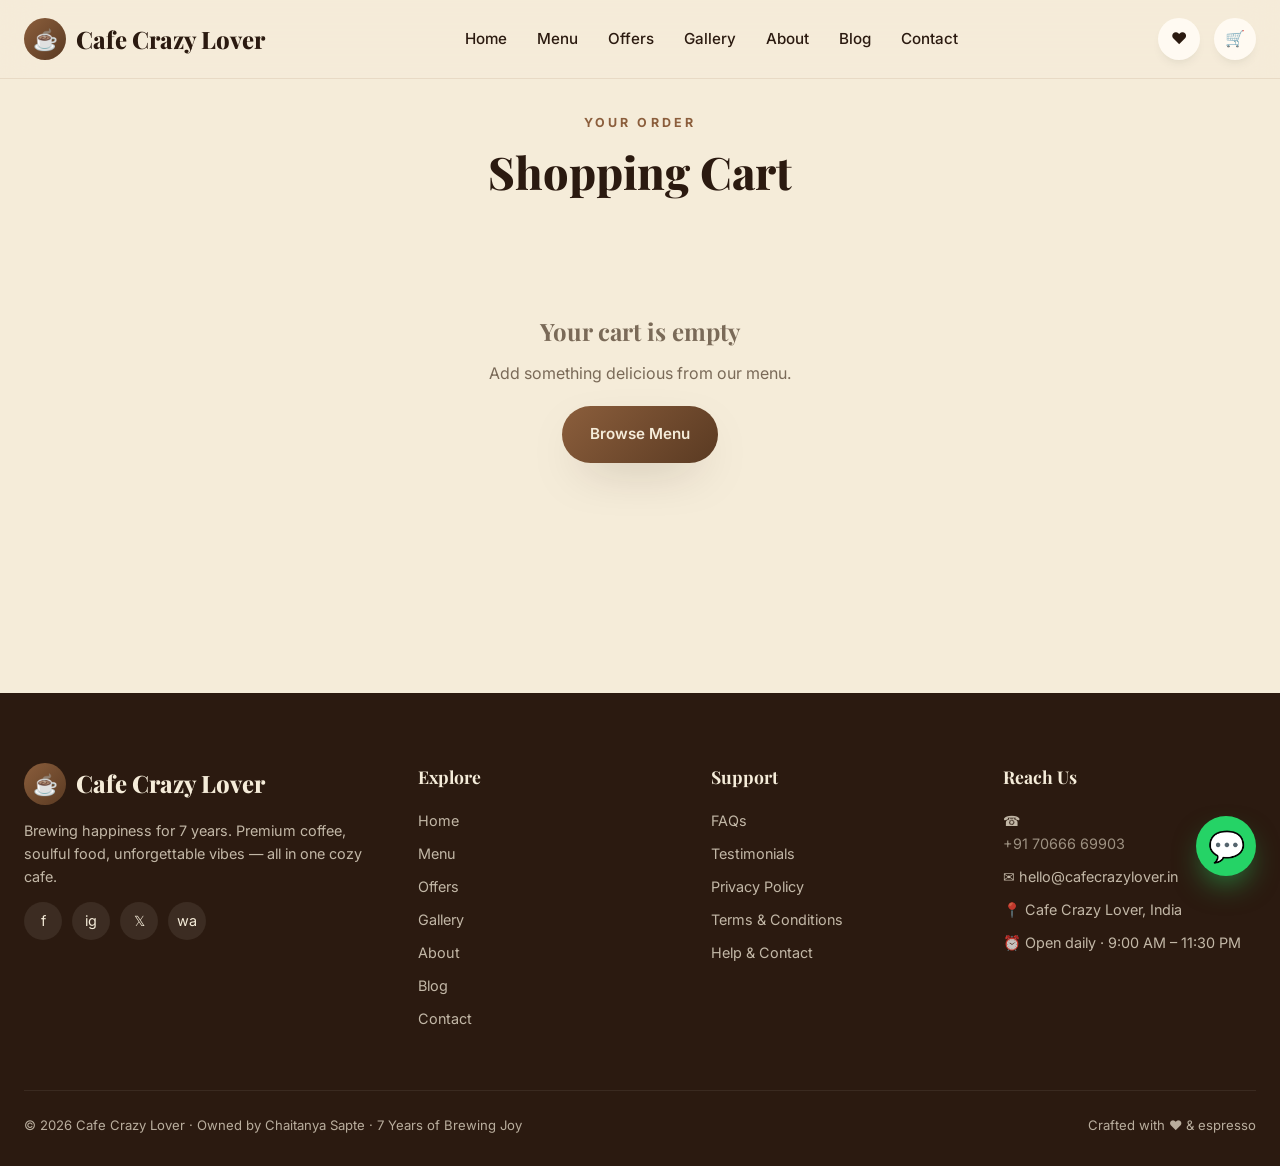
<file: cart.html>
<!DOCTYPE html>
<html lang="en"><head>
<meta charset="UTF-8"><meta name="viewport" content="width=device-width, initial-scale=1.0">
<title>Cart — Cafe Crazy Lover</title>
<link href="https://fonts.googleapis.com/css2?family=Playfair+Display:ital,wght@0,400;0,700;0,800;1,400&family=Inter:wght@400;500;600;700&display=swap" rel="stylesheet">
<link rel="stylesheet" href="css/style.css">
</head><body>
<div id="site-header"></div>
<section class="block" style="padding-top:30px"><div class="container">
  <div class="section-head reveal"><span class="eyebrow">Your Order</span><h2>Shopping Cart</h2></div>
  <div id="cart-root"></div>
</div></section>
<div id="site-footer"></div>
<script src="js/data.js"></script><script src="js/layout.js"></script><script src="js/main.js"></script>
<script>document.addEventListener('DOMContentLoaded', initCartPage);</script>
</body></html>
</file>
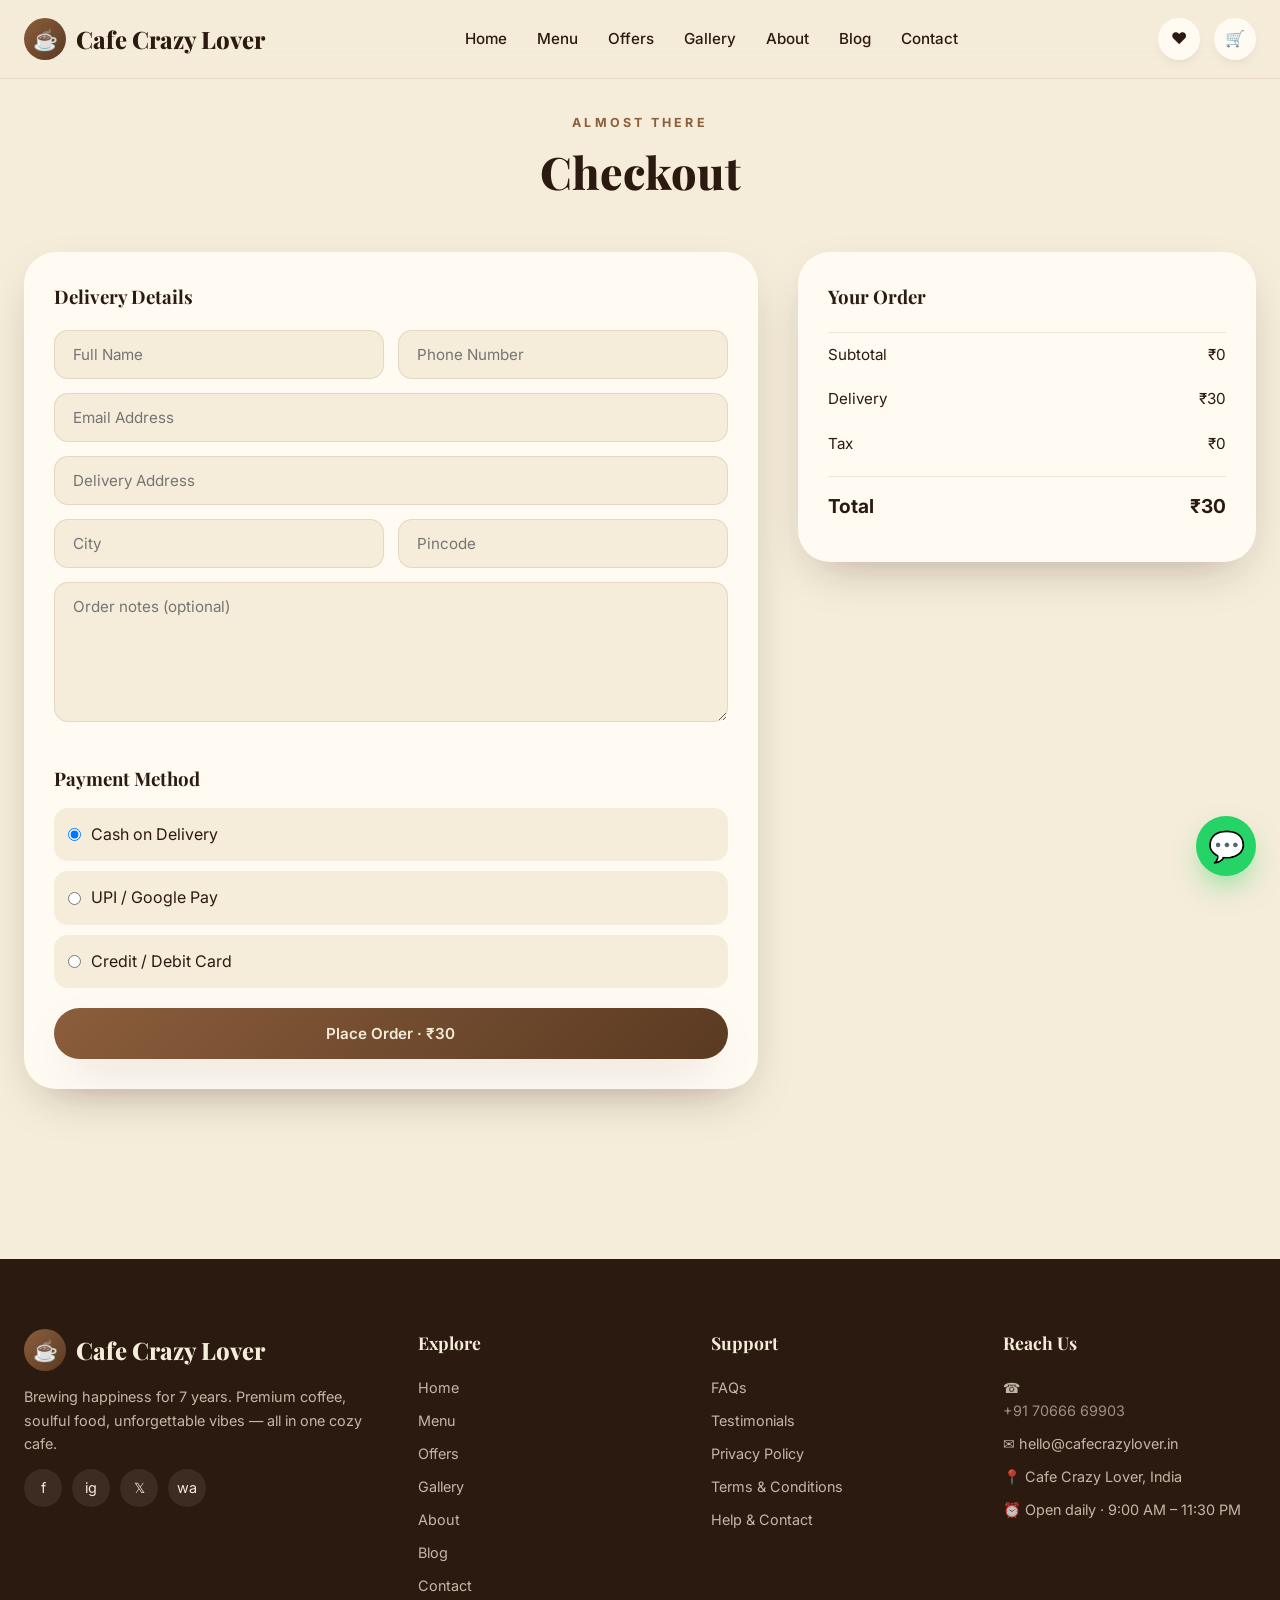
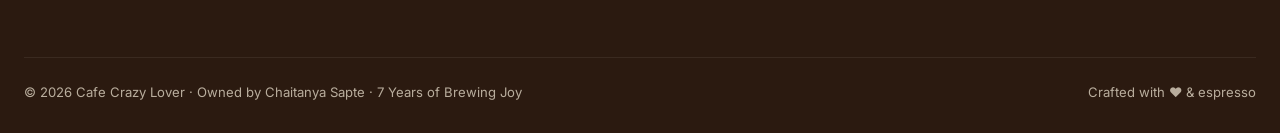
<file: checkout.html>
<!DOCTYPE html>
<html lang="en"><head>
<meta charset="UTF-8"><meta name="viewport" content="width=device-width, initial-scale=1.0">
<title>Checkout — Cafe Crazy Lover</title>
<link href="https://fonts.googleapis.com/css2?family=Playfair+Display:ital,wght@0,400;0,700;0,800;1,400&family=Inter:wght@400;500;600;700&display=swap" rel="stylesheet">
<link rel="stylesheet" href="css/style.css">
</head><body>
<div id="site-header"></div>
<section class="block" style="padding-top:30px"><div class="container">
  <div class="section-head reveal"><span class="eyebrow">Almost There</span><h2>Checkout</h2></div>
  <div id="checkout-root"></div>
</div></section>
<div id="site-footer"></div>
<script src="js/data.js"></script><script src="js/layout.js"></script><script src="js/main.js"></script>
<script>document.addEventListener('DOMContentLoaded', initCheckoutPage);</script>
</body></html>
</file>
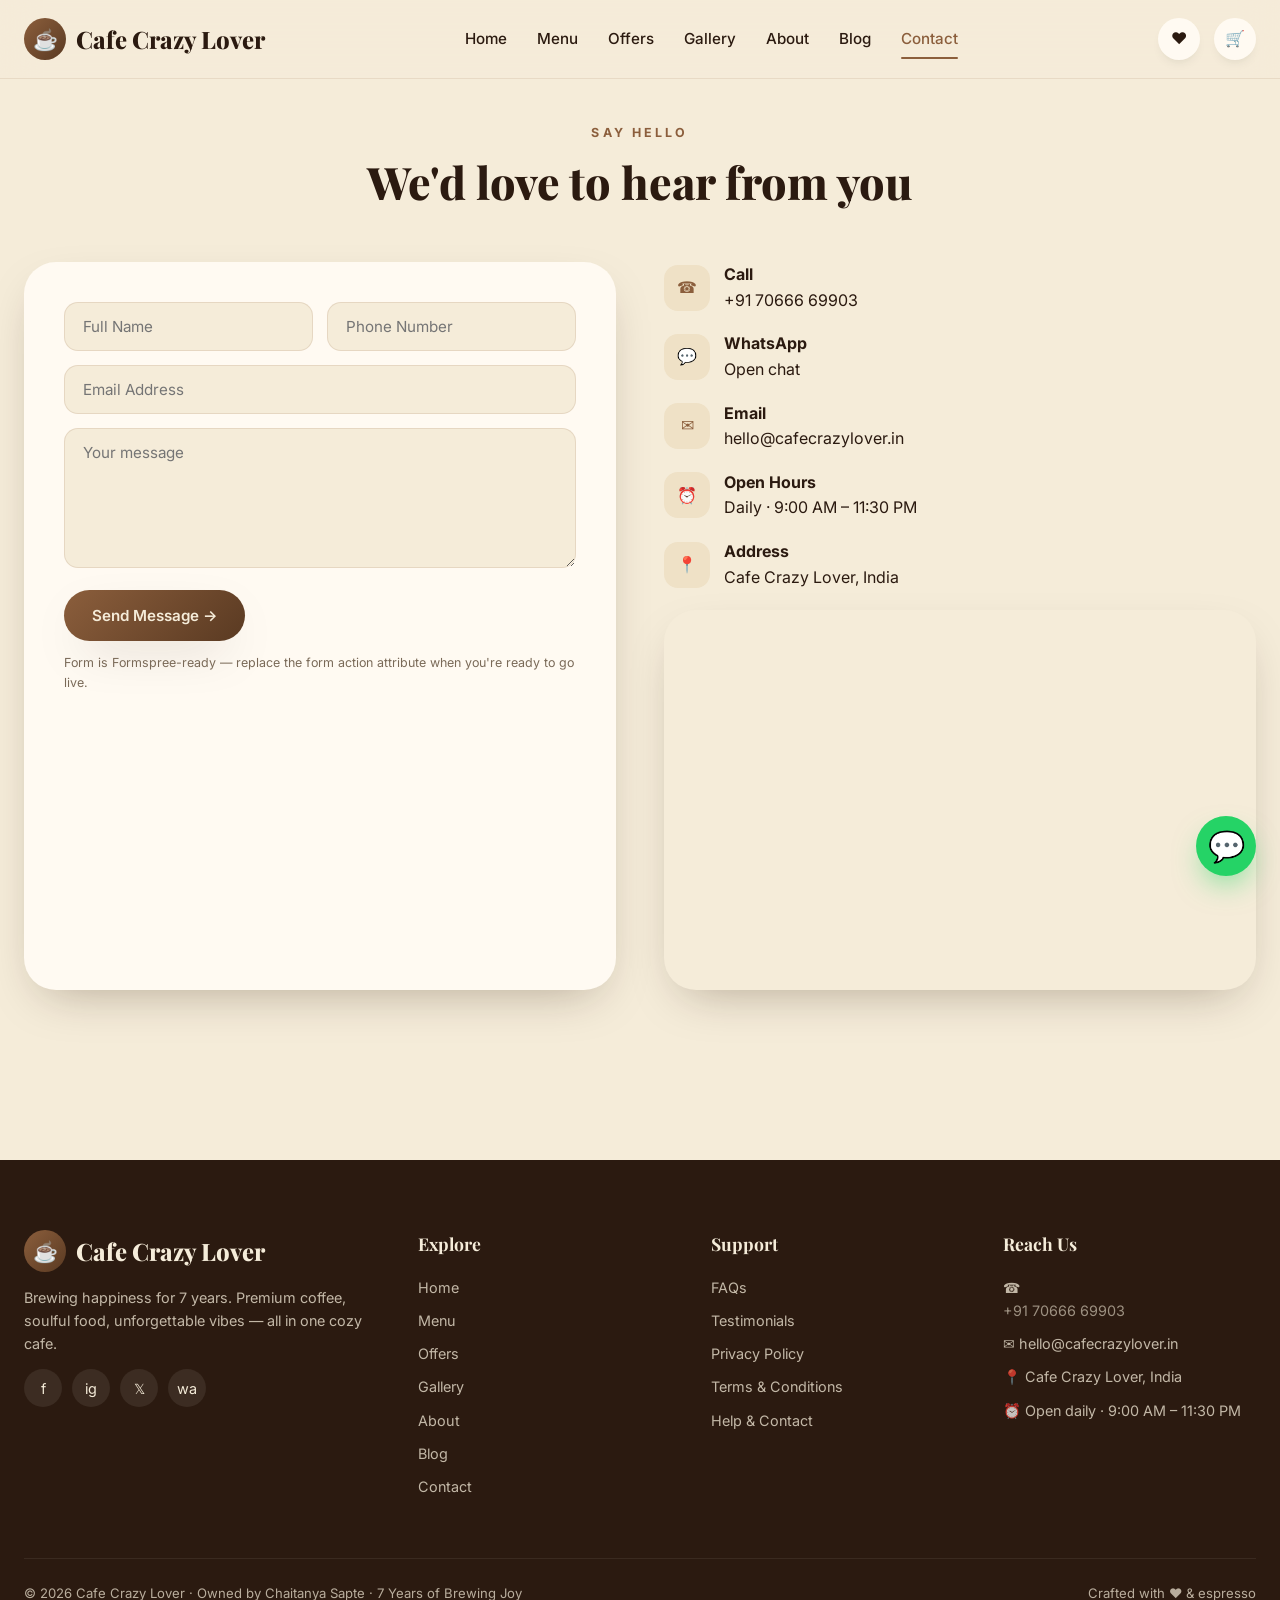
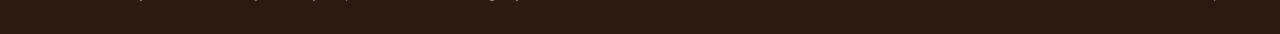
<file: contact.html>
<!DOCTYPE html>
<html lang="en"><head>
<meta charset="UTF-8"><meta name="viewport" content="width=device-width, initial-scale=1.0">
<title>Contact — Cafe Crazy Lover</title>
<link href="https://fonts.googleapis.com/css2?family=Playfair+Display:ital,wght@0,400;0,700;0,800;1,400&family=Inter:wght@400;500;600;700&display=swap" rel="stylesheet">
<link rel="stylesheet" href="css/style.css">
</head><body>
<div id="site-header"></div>
<section class="block" style="padding-top:40px"><div class="container">
  <div class="section-head reveal"><span class="eyebrow">Say Hello</span><h2>We'd love to hear from you</h2></div>
  <div class="contact-grid">
    <div class="contact-card reveal">
      <form id="contact-form">
        <div class="form-row"><input class="input" placeholder="Full Name" required><input class="input" placeholder="Phone Number" required></div>
        <input class="input" placeholder="Email Address" type="email" required>
        <textarea class="input" placeholder="Your message" required></textarea>
        <button class="btn btn-primary" type="submit">Send Message →</button>
        <p style="font-size:.78rem;color:var(--muted);margin-top:12px">Form is Formspree-ready — replace the form action attribute when you're ready to go live.</p>
      </form>
    </div>
    <div class="contact-info reveal">
      <p><span class="ico">☎</span><span><strong>Call</strong><br><a href="tel:+917066669903">+91 70666 69903</a></span></p>
      <p><span class="ico">💬</span><span><strong>WhatsApp</strong><br><a href="https://wa.me/917066669903">Open chat</a></span></p>
      <p><span class="ico">✉</span><span><strong>Email</strong><br>hello@cafecrazylover.in</span></p>
      <p><span class="ico">⏰</span><span><strong>Open Hours</strong><br>Daily · 9:00 AM – 11:30 PM</span></p>
      <p><span class="ico">📍</span><span><strong>Address</strong><br>Cafe Crazy Lover, India</span></p>
      <div class="map-wrap" style="margin-top:20px">
        <iframe src="https://maps.google.com/maps?q=cafe&t=&z=13&ie=UTF8&iwloc=&output=embed" loading="lazy"></iframe>
      </div>
    </div>
  </div>
</div></section>
<div id="site-footer"></div>
<script src="js/data.js"></script><script src="js/layout.js"></script><script src="js/main.js"></script>
</body></html>
</file>
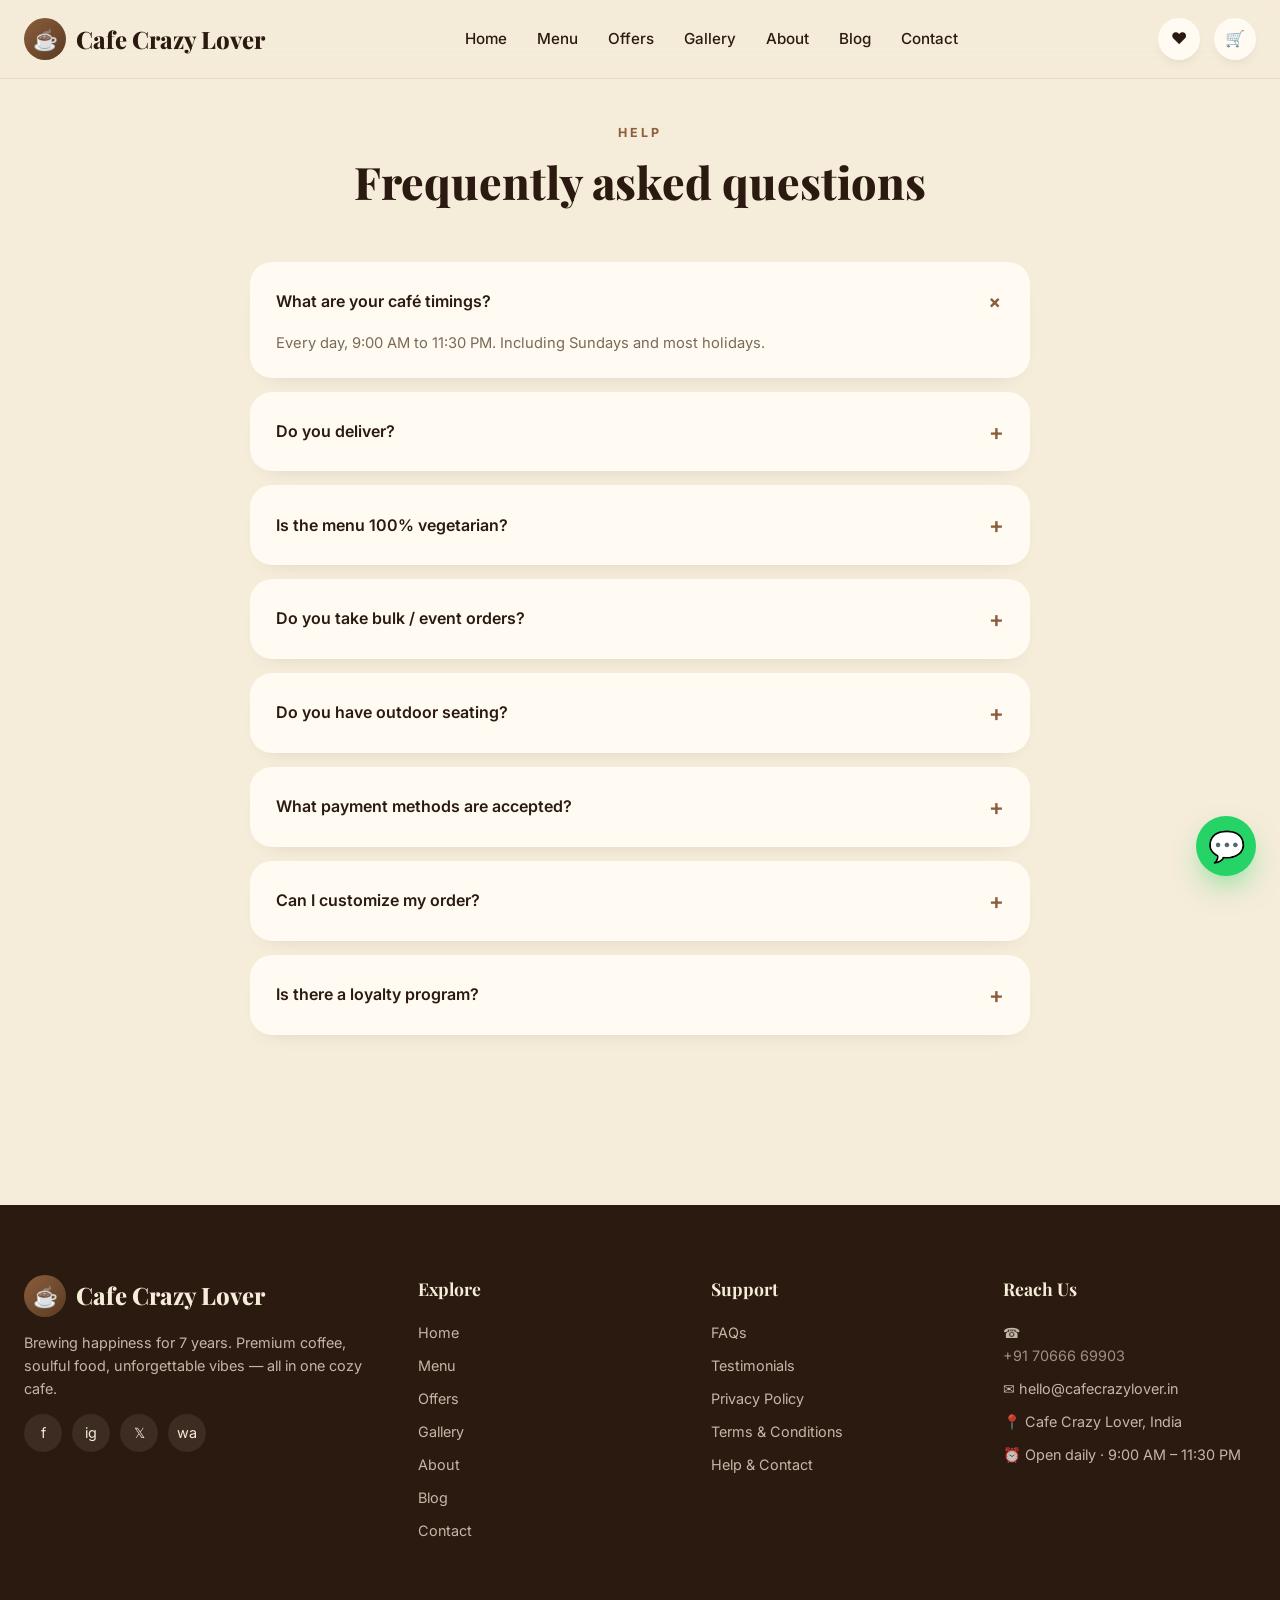
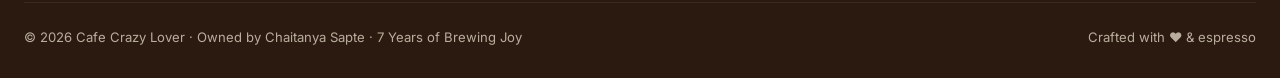
<file: faqs.html>
<!DOCTYPE html>
<html lang="en"><head>
<meta charset="UTF-8"><meta name="viewport" content="width=device-width, initial-scale=1.0">
<title>FAQs — Cafe Crazy Lover</title>
<link href="https://fonts.googleapis.com/css2?family=Playfair+Display:ital,wght@0,400;0,700;0,800;1,400&family=Inter:wght@400;500;600;700&display=swap" rel="stylesheet">
<link rel="stylesheet" href="css/style.css">
</head><body>
<div id="site-header"></div>
<section class="block" style="padding-top:40px"><div class="container">
  <div class="section-head reveal"><span class="eyebrow">Help</span><h2>Frequently asked questions</h2></div>
  <div class="faq-list">
    <details class="faq-item reveal" open><summary>What are your café timings?</summary><p>Every day, 9:00 AM to 11:30 PM. Including Sundays and most holidays.</p></details>
    <details class="faq-item reveal"><summary>Do you deliver?</summary><p>Yes. Free delivery on orders above ₹299. ₹30 standard delivery otherwise. ~30 minutes average.</p></details>
    <details class="faq-item reveal"><summary>Is the menu 100% vegetarian?</summary><p>Yes, our entire menu is pure vegetarian.</p></details>
    <details class="faq-item reveal"><summary>Do you take bulk / event orders?</summary><p>Absolutely. Call +91 70666 69903 at least 24 hours in advance.</p></details>
    <details class="faq-item reveal"><summary>Do you have outdoor seating?</summary><p>Yes — pet-friendly outdoor seats with a cozy ambiance.</p></details>
    <details class="faq-item reveal"><summary>What payment methods are accepted?</summary><p>Cash, UPI, all major credit/debit cards, and net banking at checkout.</p></details>
    <details class="faq-item reveal"><summary>Can I customize my order?</summary><p>Yes — milk options, sugar levels, extra shots, toppings and more on every product page.</p></details>
    <details class="faq-item reveal"><summary>Is there a loyalty program?</summary><p>Yes. Every 10th coffee is on us. Ask our team to enroll.</p></details>
  </div>
</div></section>
<div id="site-footer"></div>
<script src="js/data.js"></script><script src="js/layout.js"></script><script src="js/main.js"></script>
</body></html>
</file>
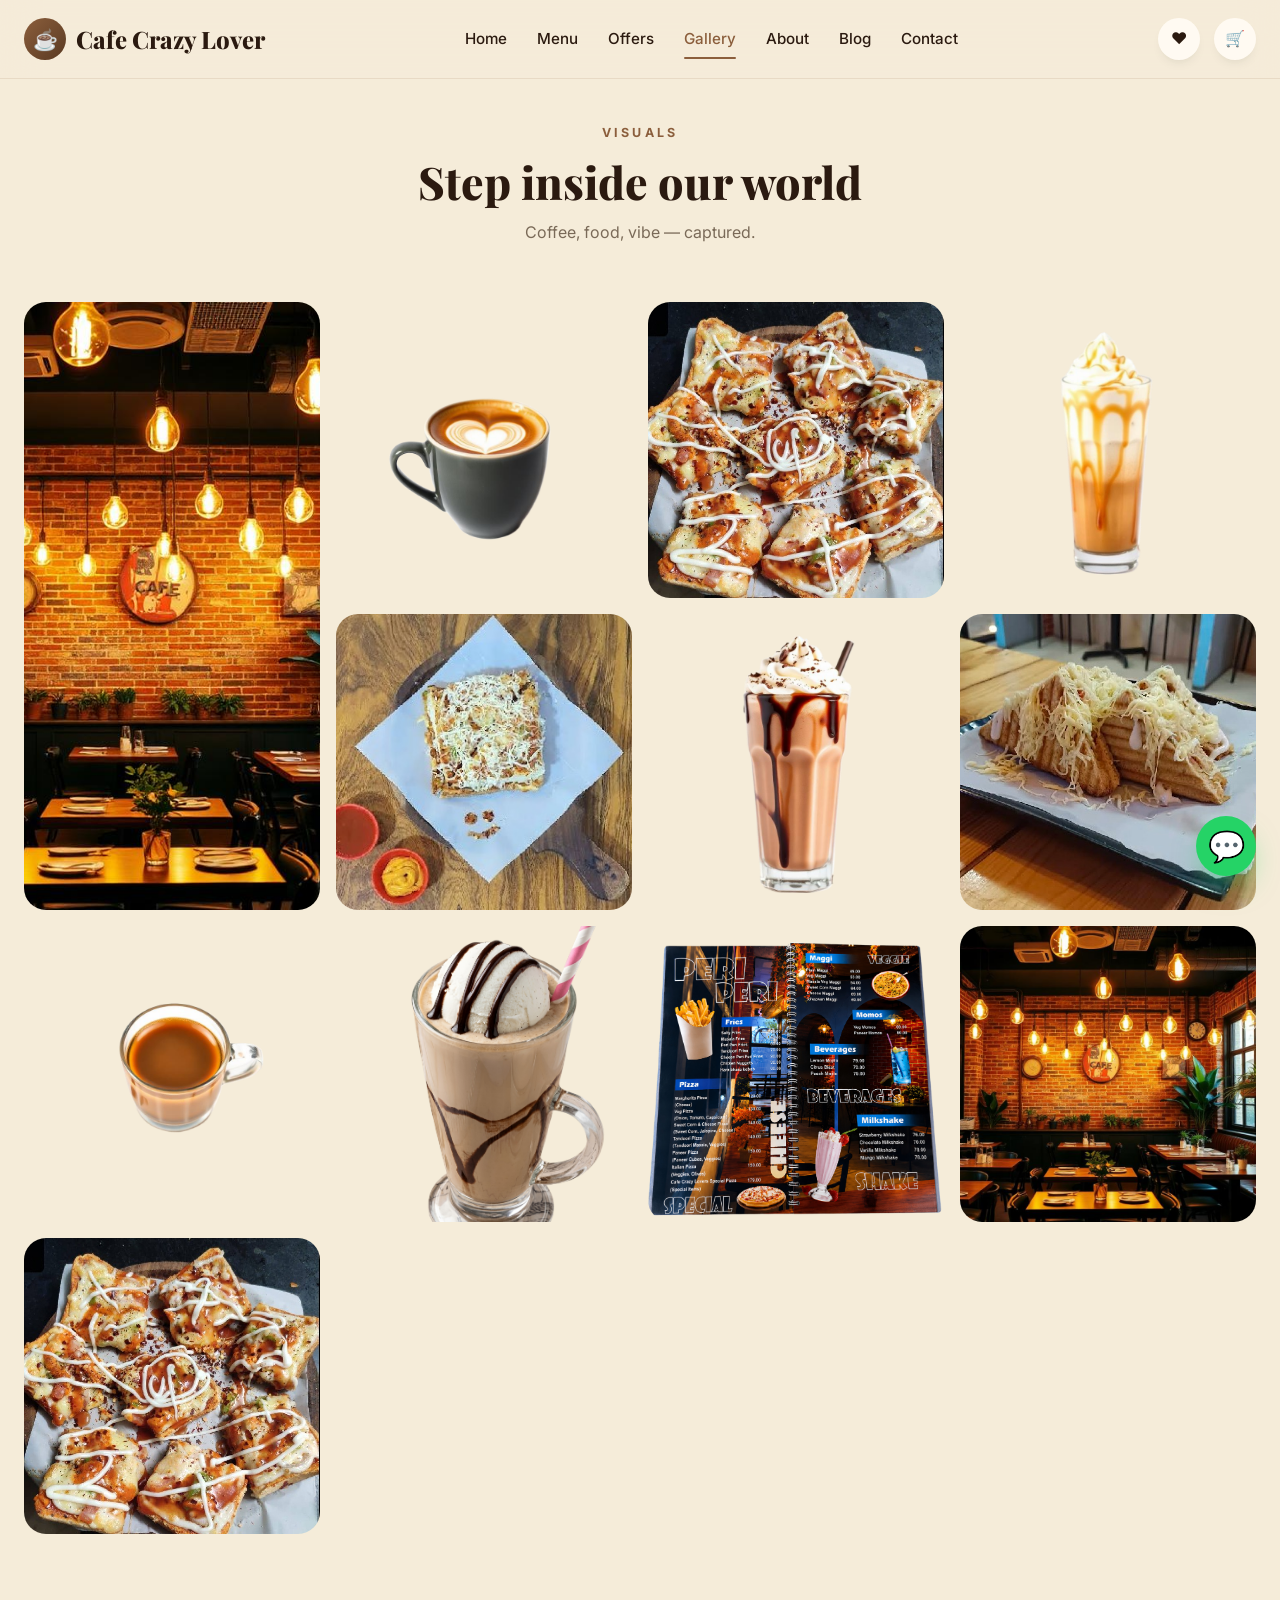
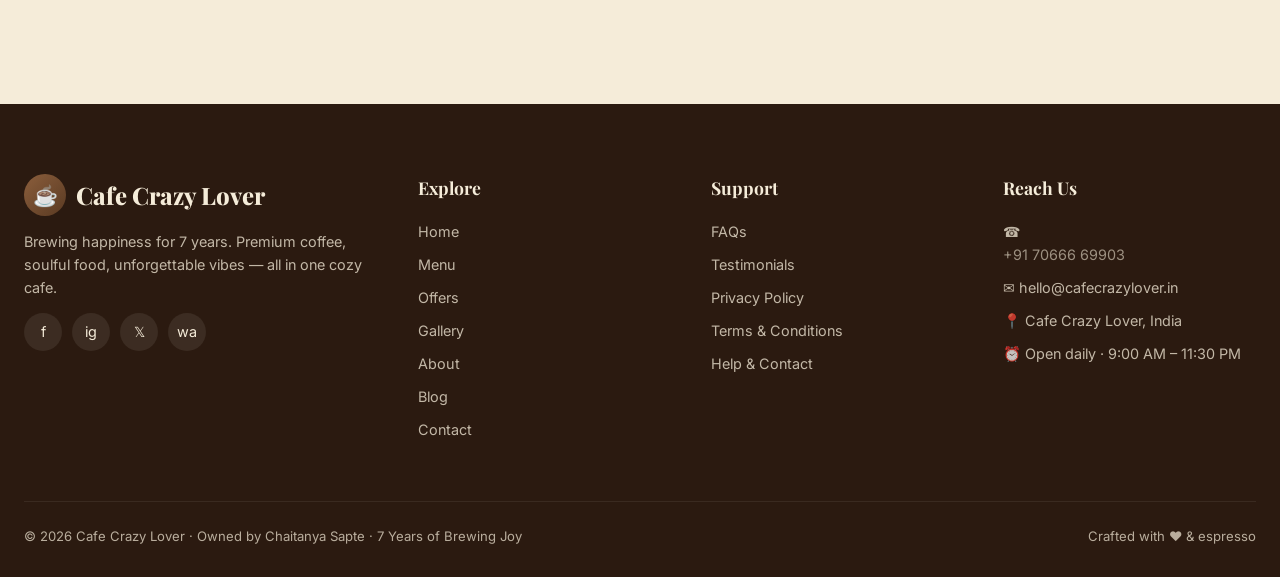
<file: gallery.html>
<!DOCTYPE html>
<html lang="en"><head>
<meta charset="UTF-8"><meta name="viewport" content="width=device-width, initial-scale=1.0">
<title>Gallery — Cafe Crazy Lover</title>
<link href="https://fonts.googleapis.com/css2?family=Playfair+Display:ital,wght@0,400;0,700;0,800;1,400&family=Inter:wght@400;500;600;700&display=swap" rel="stylesheet">
<link rel="stylesheet" href="css/style.css">
</head><body>
<div id="site-header"></div>
<section class="block" style="padding-top:40px"><div class="container">
  <div class="section-head reveal"><span class="eyebrow">Visuals</span><h2>Step inside our world</h2><p>Coffee, food, vibe — captured.</p></div>
  <div class="gallery-grid">
    <figure class="reveal"><img src="assets/cafe-interior.jpg" alt=""></figure>
    <figure class="reveal"><img src="assets/coffee-cappuccino.png" alt=""></figure>
    <figure class="reveal"><img src="assets/food-bread-pizza.png" alt=""></figure>
    <figure class="reveal"><img src="assets/coffee-caramel.png" alt=""></figure>
    <figure class="reveal"><img src="assets/food-cheese-toast.png" alt=""></figure>
    <figure class="reveal"><img src="assets/coffee-mocha.png" alt=""></figure>
    <figure class="reveal"><img src="assets/food-sandwich.png" alt=""></figure>
    <figure class="reveal"><img src="assets/coffee-espresso.png" alt=""></figure>
    <figure class="reveal"><img src="assets/hero-coffee.png" alt=""></figure>
    <figure class="reveal"><img src="assets/menu-reference.png" alt=""></figure>
    <figure class="reveal"><img src="assets/cafe-interior.jpg" alt=""></figure>
    <figure class="reveal"><img src="assets/food-bread-pizza.png" alt=""></figure>
  </div>
</div></section>
<div id="site-footer"></div>
<script src="js/data.js"></script><script src="js/layout.js"></script><script src="js/main.js"></script>
</body></html>
</file>
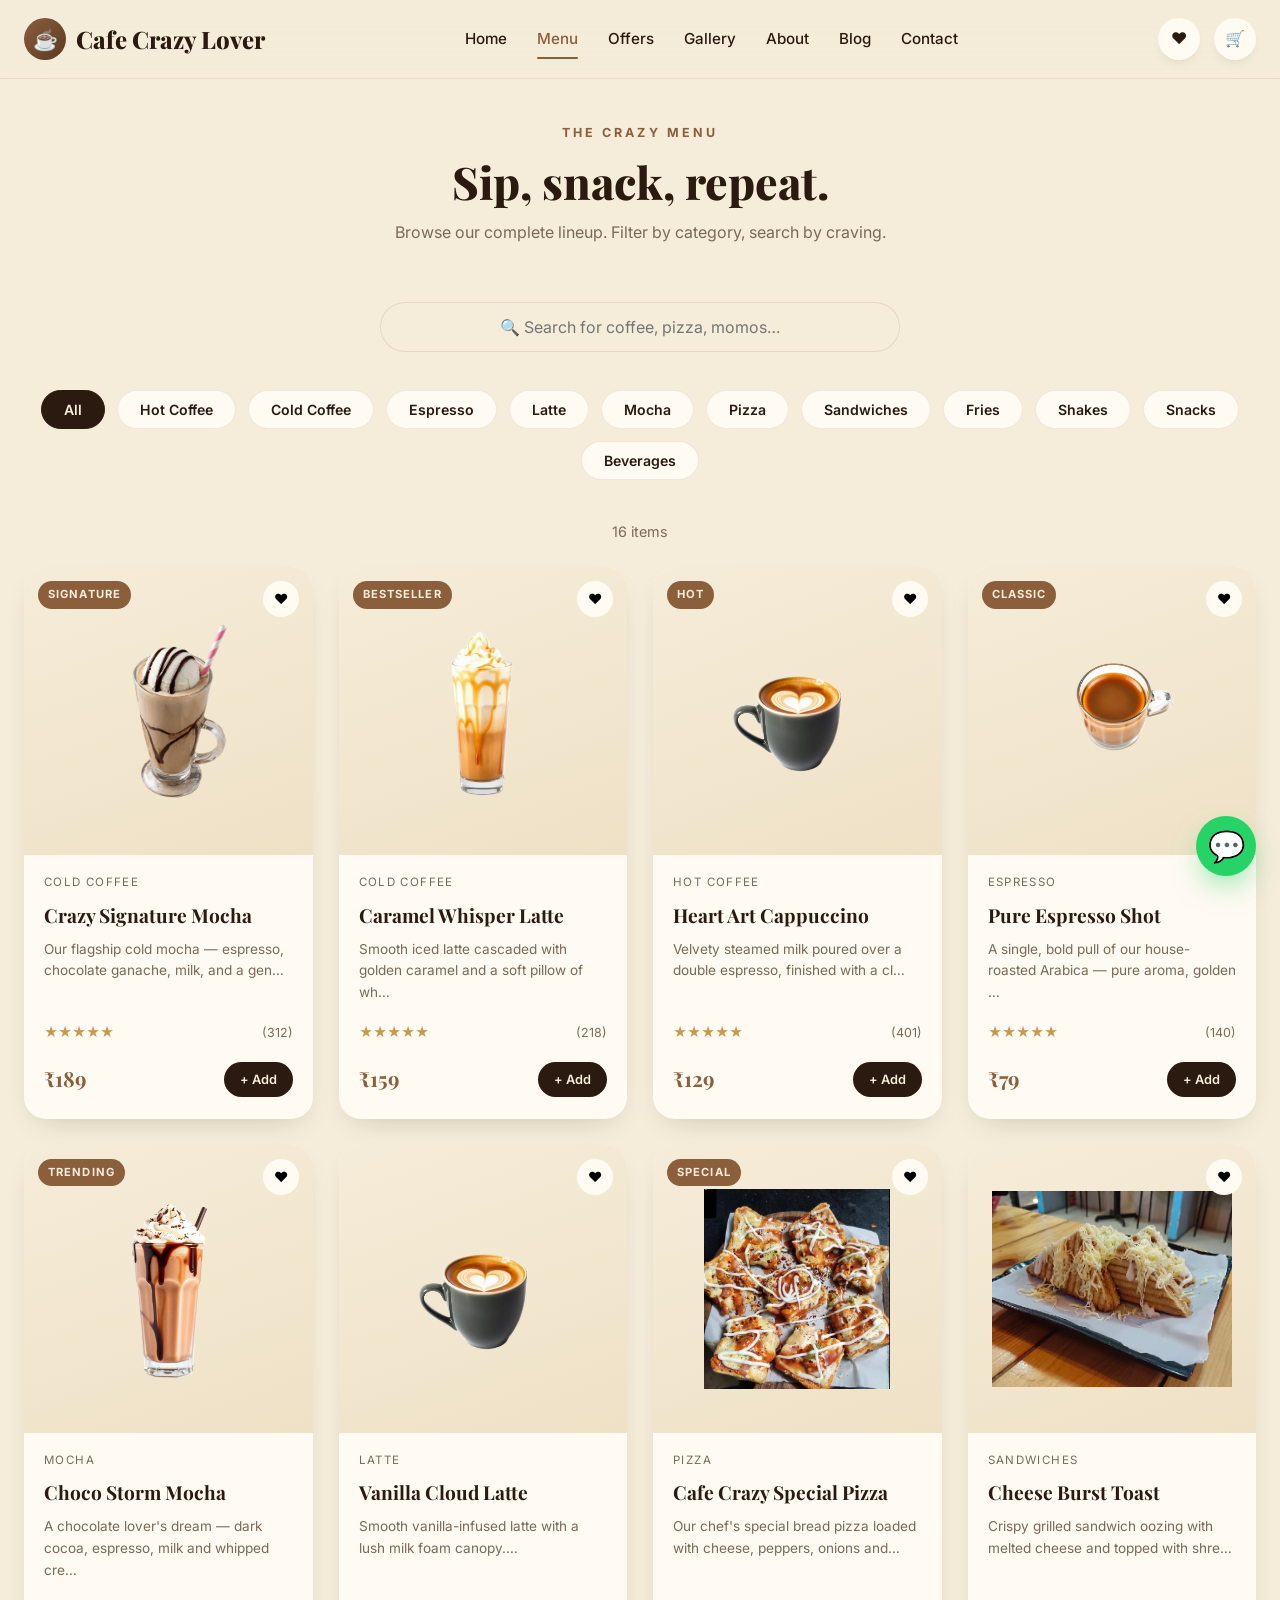
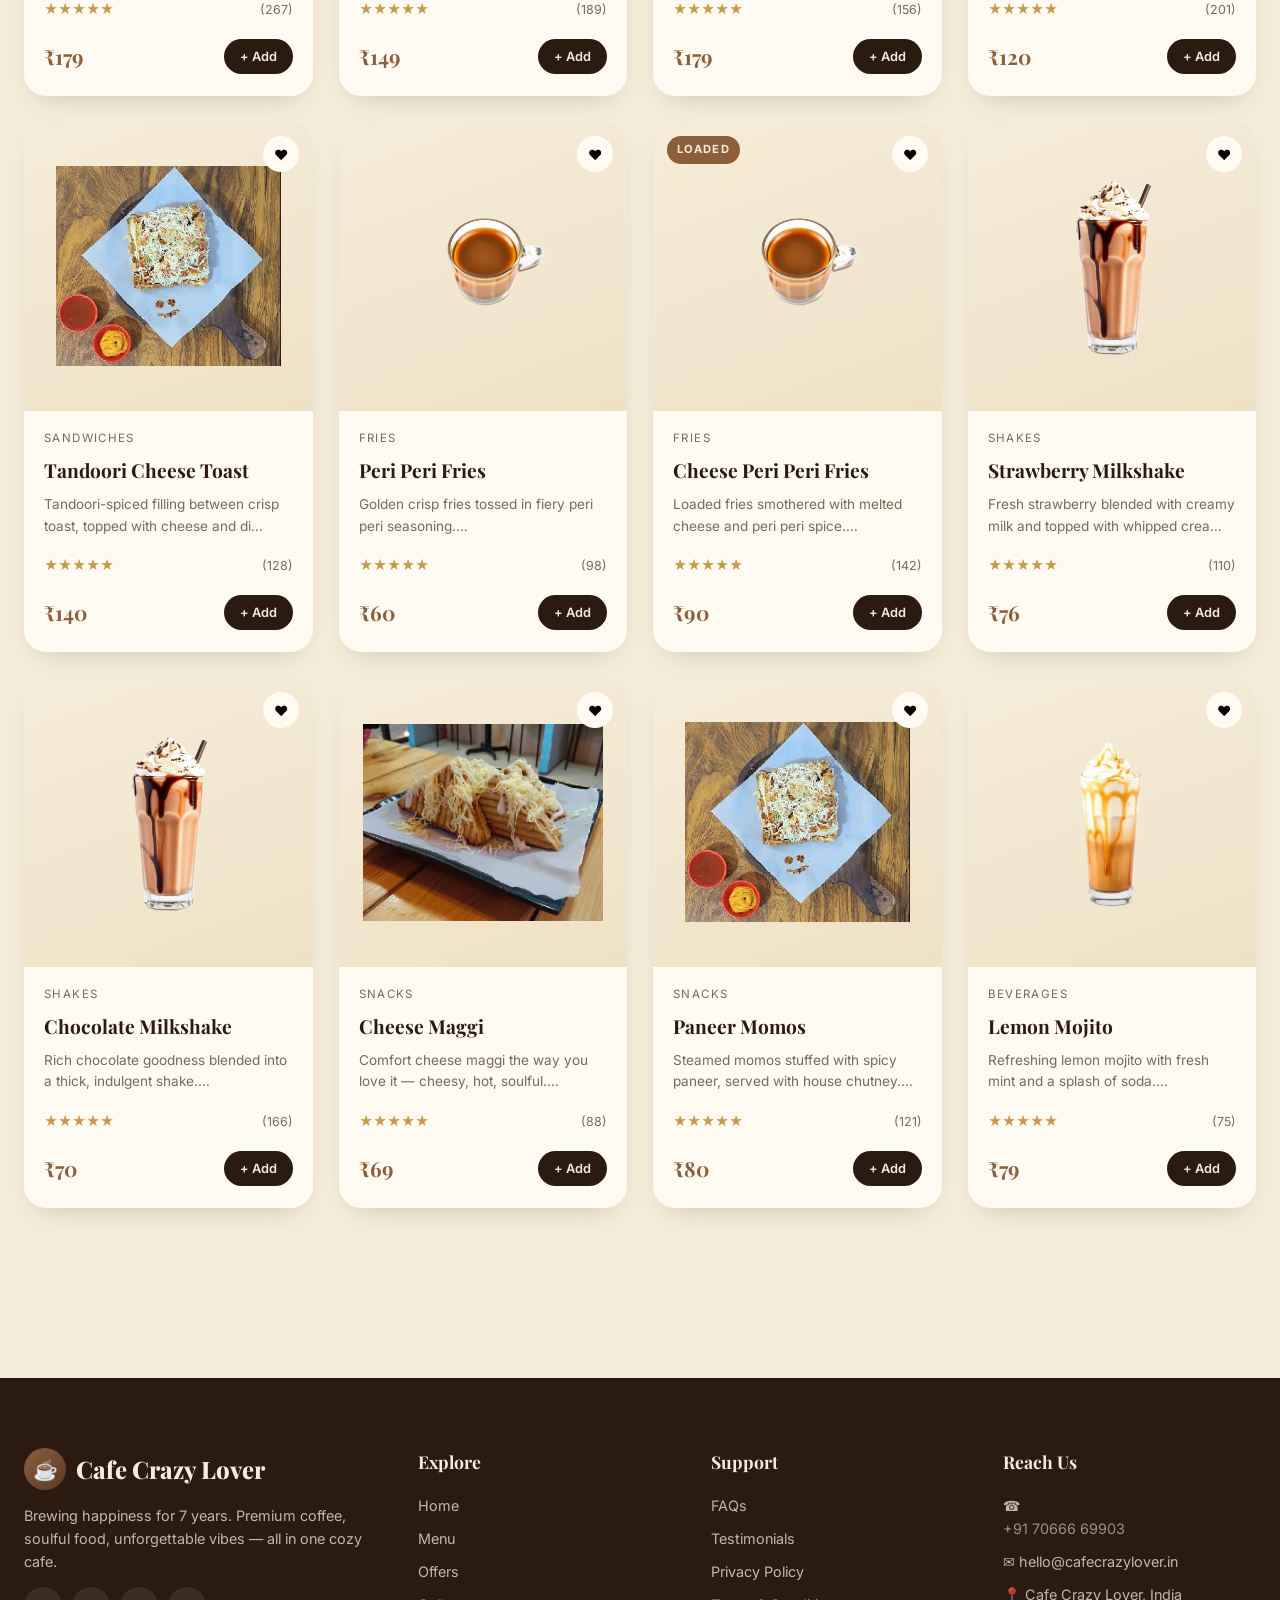
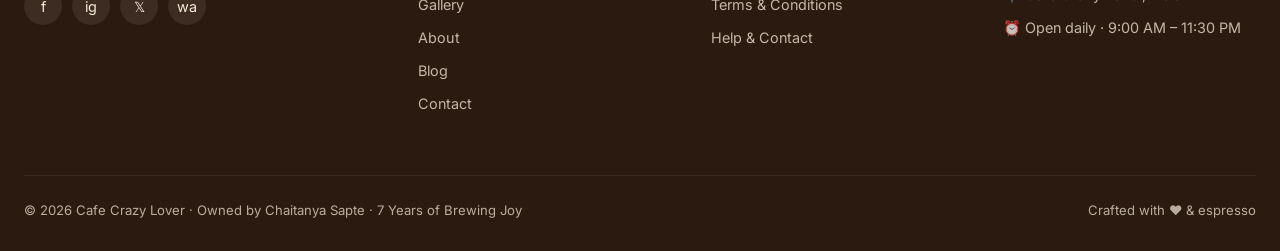
<file: menu.html>
<!DOCTYPE html>
<html lang="en">
<head>
<meta charset="UTF-8"><meta name="viewport" content="width=device-width, initial-scale=1.0">
<title>Menu — Cafe Crazy Lover</title>
<meta name="description" content="Explore the full Cafe Crazy Lover menu — coffees, shakes, pizzas, sandwiches, momos, fries and more.">
<link href="https://fonts.googleapis.com/css2?family=Playfair+Display:ital,wght@0,400;0,700;0,800;1,400&family=Inter:wght@400;500;600;700&display=swap" rel="stylesheet">
<link rel="stylesheet" href="css/style.css">
</head>
<body>
<div id="site-header"></div>
<section class="block" style="padding-top:40px">
  <div class="container">
    <div class="section-head reveal">
      <span class="eyebrow">The Crazy Menu</span>
      <h2>Sip, snack, repeat.</h2>
      <p>Browse our complete lineup. Filter by category, search by craving.</p>
    </div>
    <div style="max-width:520px;margin:0 auto 24px;position:relative">
      <input id="search-input" class="input" placeholder="🔍 Search for coffee, pizza, momos…" style="padding-left:18px;border-radius:50px;text-align:center;font-size:1rem">
    </div>
    <div id="cat-pills" class="cat-pills"></div>
    <p id="result-count" style="text-align:center;color:var(--muted);margin-bottom:24px;font-size:.9rem"></p>
    <div id="menu-grid" class="product-grid"></div>
  </div>
</section>
<div id="site-footer"></div>
<script src="js/data.js"></script><script src="js/layout.js"></script><script src="js/main.js"></script>
<script>document.addEventListener('DOMContentLoaded', initMenuPage);</script>
</body></html>
</file>
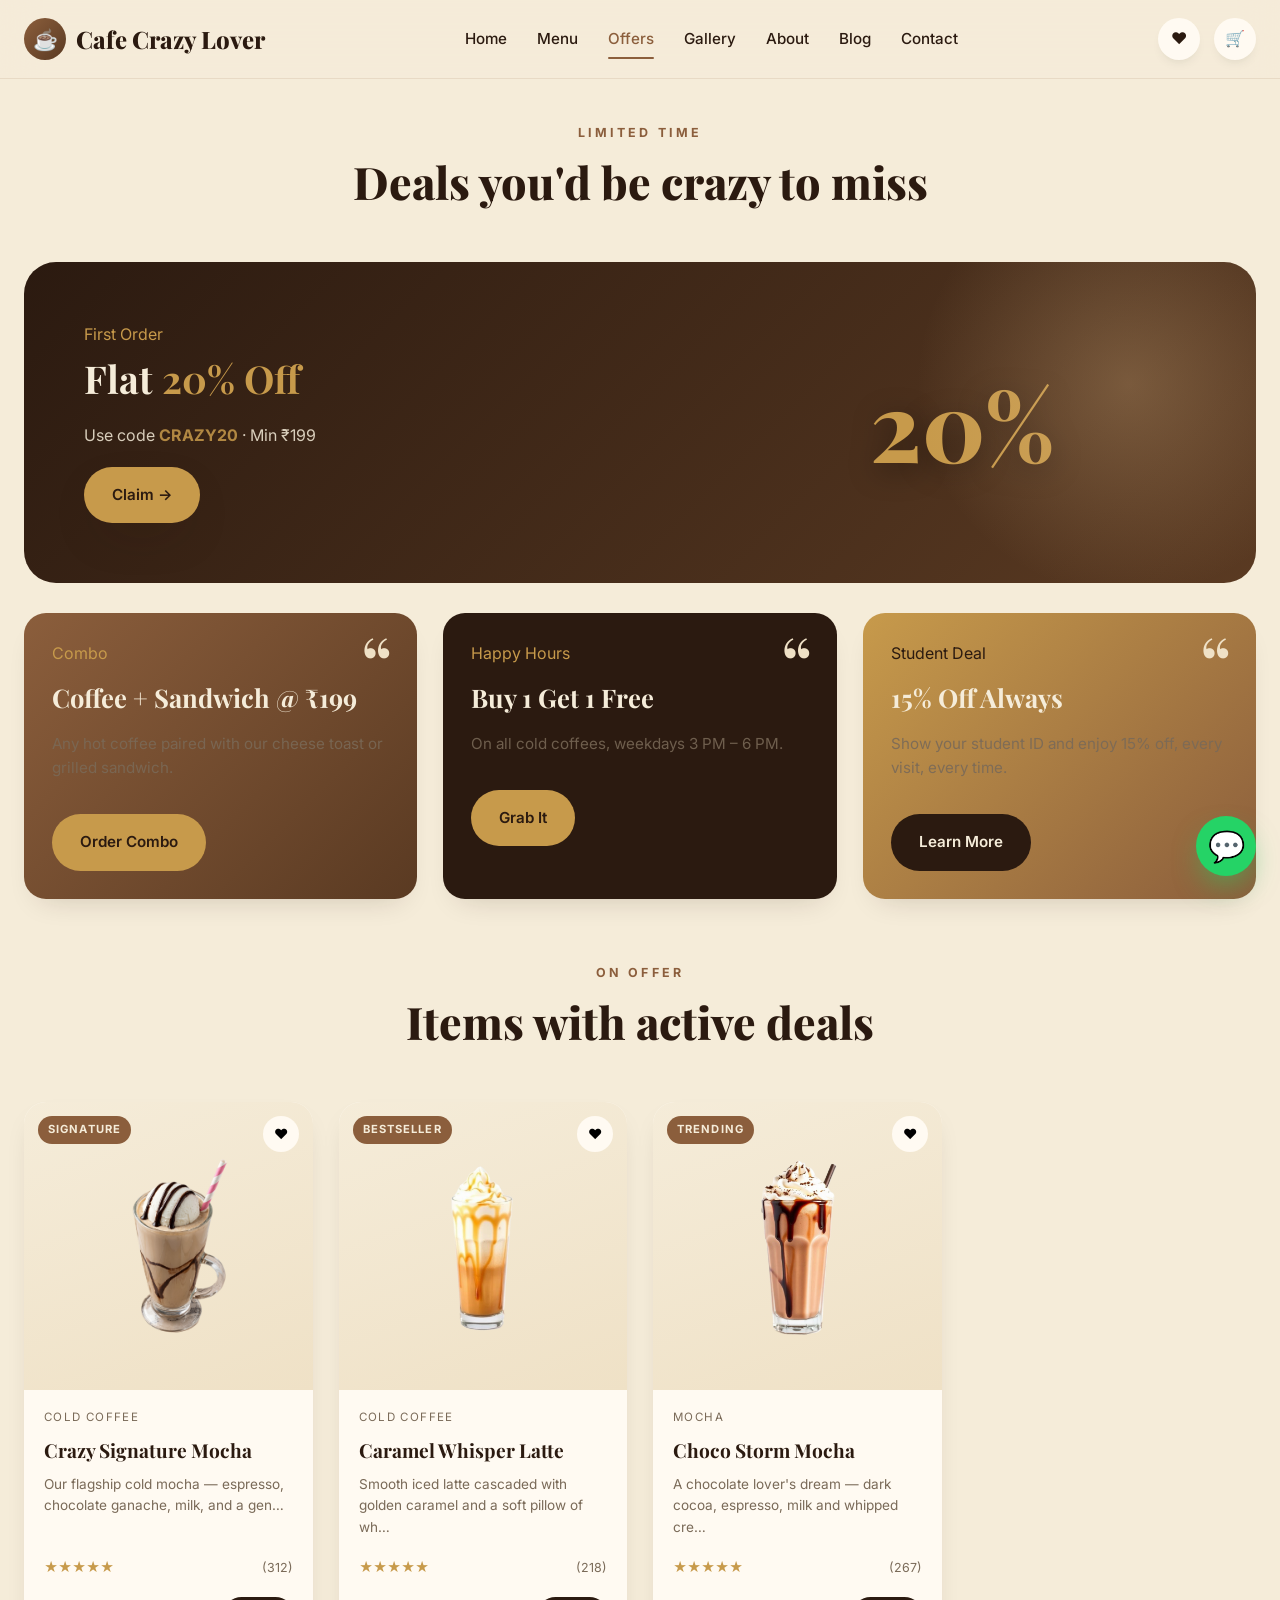
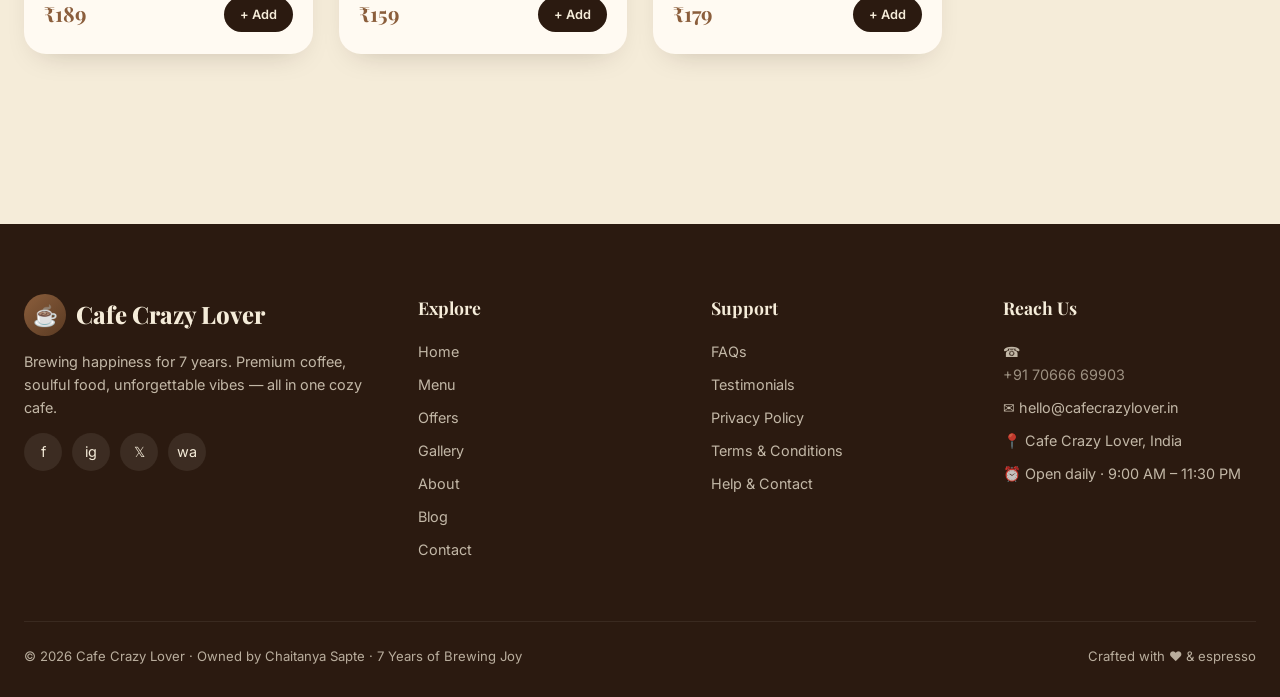
<file: offers.html>
<!DOCTYPE html>
<html lang="en"><head>
<meta charset="UTF-8"><meta name="viewport" content="width=device-width, initial-scale=1.0">
<title>Offers — Cafe Crazy Lover</title>
<link href="https://fonts.googleapis.com/css2?family=Playfair+Display:ital,wght@0,400;0,700;0,800;1,400&family=Inter:wght@400;500;600;700&display=swap" rel="stylesheet">
<link rel="stylesheet" href="css/style.css">
</head><body>
<div id="site-header"></div>
<section class="block" style="padding-top:40px"><div class="container">
  <div class="section-head reveal"><span class="eyebrow">Limited Time</span><h2>Deals you'd be crazy to miss</h2></div>

  <div class="offer-band reveal" style="margin-bottom:30px">
    <div>
      <span class="eyebrow" style="color:var(--gold)">First Order</span>
      <h2>Flat <span style="color:var(--gold)">20% Off</span></h2>
      <p style="opacity:.85;margin-bottom:18px">Use code <strong style="color:var(--gold)">CRAZY20</strong> · Min ₹199</p>
      <a href="menu.html" class="btn btn-primary" style="background:var(--gold);color:var(--espresso)">Claim →</a>
    </div>
    <div style="text-align:center"><div class="pct">20%</div></div>
  </div>

  <div class="product-grid" style="grid-template-columns:repeat(auto-fit,minmax(280px,1fr))">
    <div class="testimonial reveal" style="background:linear-gradient(135deg,var(--mocha),var(--coffee));color:var(--cream)">
      <span class="eyebrow" style="color:var(--gold)">Combo</span>
      <h3 style="font-family:var(--font-display);font-size:1.6rem;margin:10px 0">Coffee + Sandwich @ ₹199</h3>
      <p style="opacity:.85">Any hot coffee paired with our cheese toast or grilled sandwich.</p>
      <a href="menu.html" class="btn" style="background:var(--gold);color:var(--espresso);margin-top:14px">Order Combo</a>
    </div>
    <div class="testimonial reveal" style="background:var(--espresso);color:var(--cream)">
      <span class="eyebrow" style="color:var(--gold)">Happy Hours</span>
      <h3 style="font-family:var(--font-display);font-size:1.6rem;margin:10px 0">Buy 1 Get 1 Free</h3>
      <p style="opacity:.85">On all cold coffees, weekdays 3 PM – 6 PM.</p>
      <a href="menu.html" class="btn" style="background:var(--gold);color:var(--espresso);margin-top:14px">Grab It</a>
    </div>
    <div class="testimonial reveal" style="background:linear-gradient(135deg,#c79a4b,#8b5e3c);color:var(--cream)">
      <span class="eyebrow" style="color:var(--espresso)">Student Deal</span>
      <h3 style="font-family:var(--font-display);font-size:1.6rem;margin:10px 0">15% Off Always</h3>
      <p style="opacity:.9">Show your student ID and enjoy 15% off, every visit, every time.</p>
      <a href="contact.html" class="btn" style="background:var(--espresso);color:var(--cream);margin-top:14px">Learn More</a>
    </div>
  </div>

  <div class="section-head reveal" style="margin-top:60px"><span class="eyebrow">On Offer</span><h2>Items with active deals</h2></div>
  <div class="product-grid" id="offer-grid"></div>
</div></section>
<div id="site-footer"></div>
<script src="js/data.js"></script><script src="js/layout.js"></script><script src="js/main.js"></script>
<script>document.addEventListener('DOMContentLoaded', () => renderProductGrid('#offer-grid', PRODUCTS.filter(p=>p.oldPrice)));</script>
</body></html>
</file>
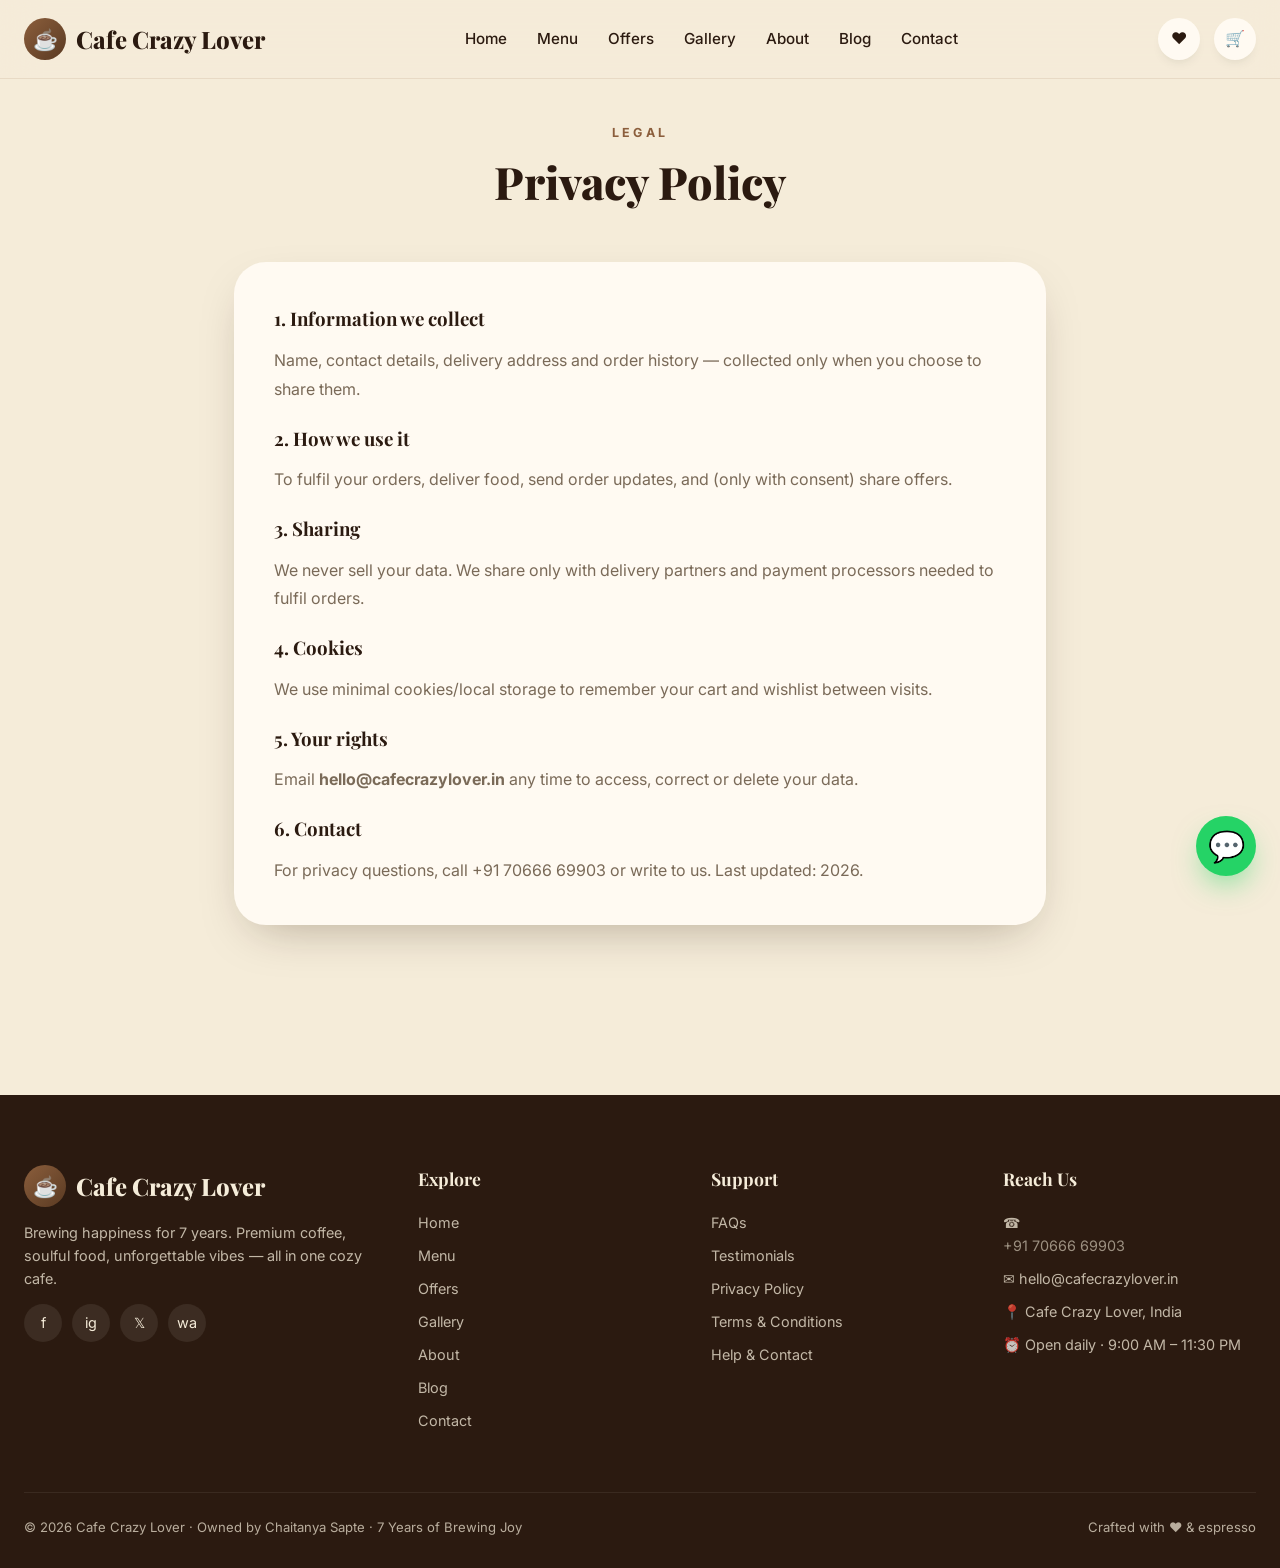
<file: privacy.html>
<!DOCTYPE html>
<html lang="en"><head>
<meta charset="UTF-8"><meta name="viewport" content="width=device-width, initial-scale=1.0">
<title>Privacy Policy — Cafe Crazy Lover</title>
<link href="https://fonts.googleapis.com/css2?family=Playfair+Display:ital,wght@0,400;0,700;0,800;1,400&family=Inter:wght@400;500;600;700&display=swap" rel="stylesheet">
<link rel="stylesheet" href="css/style.css">
</head><body>
<div id="site-header"></div>
<section class="block" style="padding-top:40px"><div class="container" style="max-width:860px">
  <div class="section-head reveal"><span class="eyebrow">Legal</span><h2>Privacy Policy</h2></div>
  <div class="contact-card reveal" style="line-height:1.8;color:var(--muted)">
    <h3 style="color:var(--espresso);font-family:var(--font-display);margin-bottom:10px">1. Information we collect</h3>
    <p>Name, contact details, delivery address and order history — collected only when you choose to share them.</p>
    <h3 style="color:var(--espresso);font-family:var(--font-display);margin:18px 0 10px">2. How we use it</h3>
    <p>To fulfil your orders, deliver food, send order updates, and (only with consent) share offers.</p>
    <h3 style="color:var(--espresso);font-family:var(--font-display);margin:18px 0 10px">3. Sharing</h3>
    <p>We never sell your data. We share only with delivery partners and payment processors needed to fulfil orders.</p>
    <h3 style="color:var(--espresso);font-family:var(--font-display);margin:18px 0 10px">4. Cookies</h3>
    <p>We use minimal cookies/local storage to remember your cart and wishlist between visits.</p>
    <h3 style="color:var(--espresso);font-family:var(--font-display);margin:18px 0 10px">5. Your rights</h3>
    <p>Email <strong>hello@cafecrazylover.in</strong> any time to access, correct or delete your data.</p>
    <h3 style="color:var(--espresso);font-family:var(--font-display);margin:18px 0 10px">6. Contact</h3>
    <p>For privacy questions, call +91 70666 69903 or write to us. Last updated: 2026.</p>
  </div>
</div></section>
<div id="site-footer"></div>
<script src="js/data.js"></script><script src="js/layout.js"></script><script src="js/main.js"></script>
</body></html>
</file>
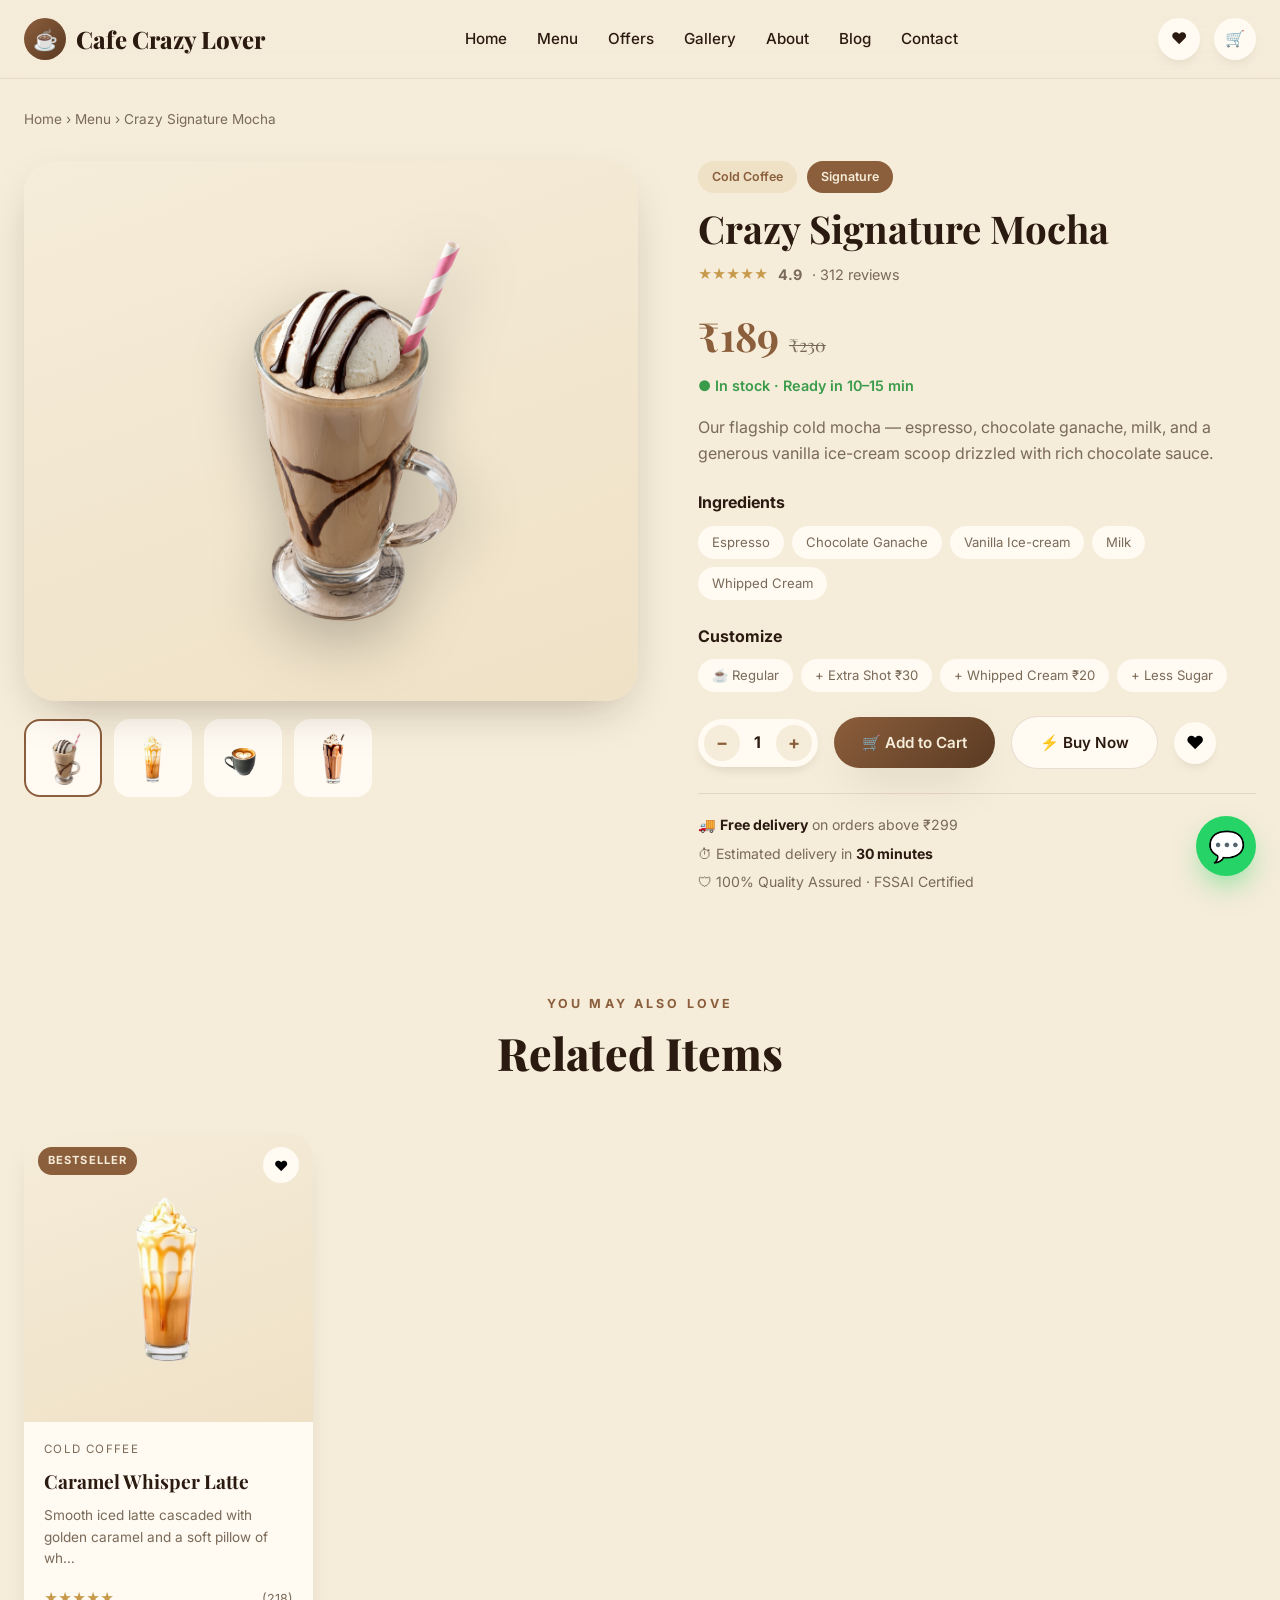
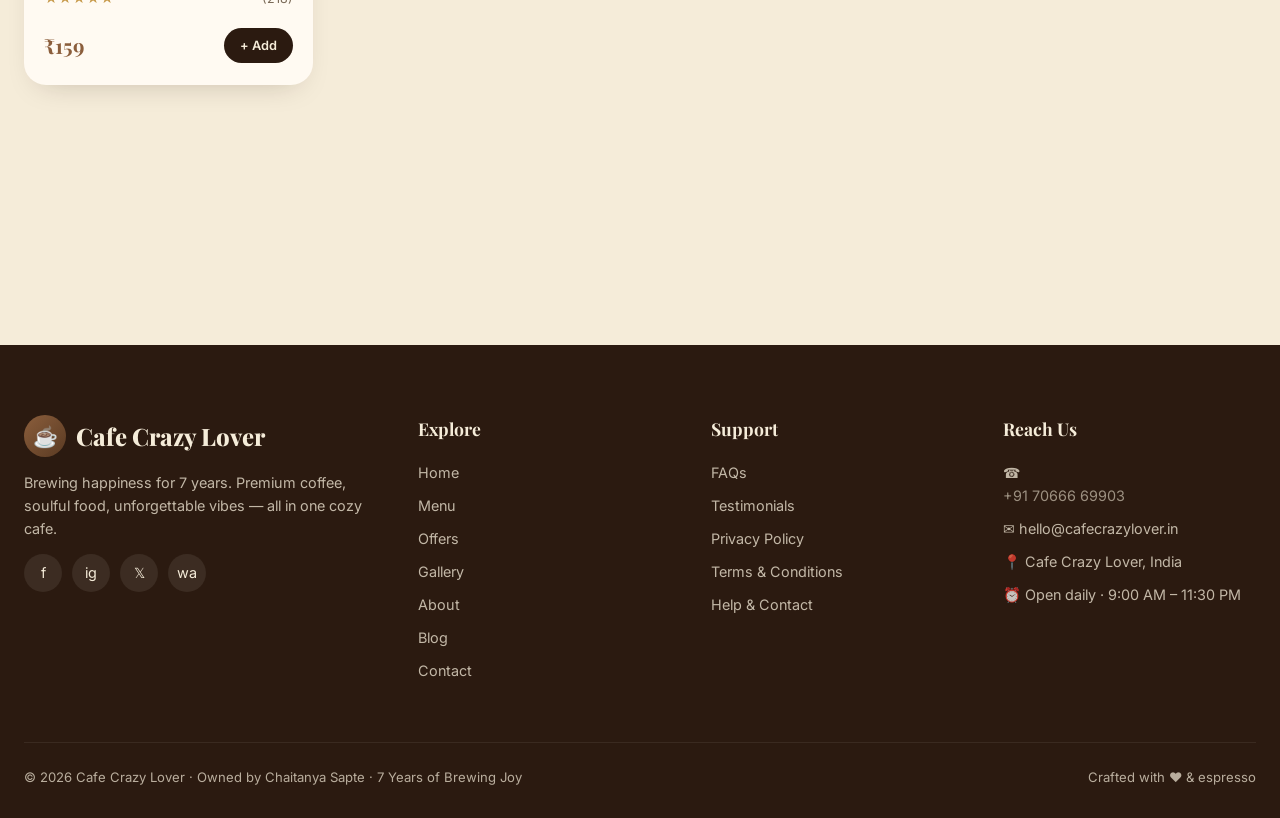
<file: product.html>
<!DOCTYPE html>
<html lang="en">
<head>
<meta charset="UTF-8"><meta name="viewport" content="width=device-width, initial-scale=1.0">
<title>Product — Cafe Crazy Lover</title>
<link href="https://fonts.googleapis.com/css2?family=Playfair+Display:ital,wght@0,400;0,700;0,800;1,400&family=Inter:wght@400;500;600;700&display=swap" rel="stylesheet">
<link rel="stylesheet" href="css/style.css">
</head>
<body>
<div id="site-header"></div>
<section class="block" style="padding-top:30px">
  <div class="container" id="product-detail"></div>
</section>
<div id="site-footer"></div>
<script src="js/data.js"></script><script src="js/layout.js"></script><script src="js/main.js"></script>
<script>document.addEventListener('DOMContentLoaded', initProductPage);</script>
</body></html>
</file>
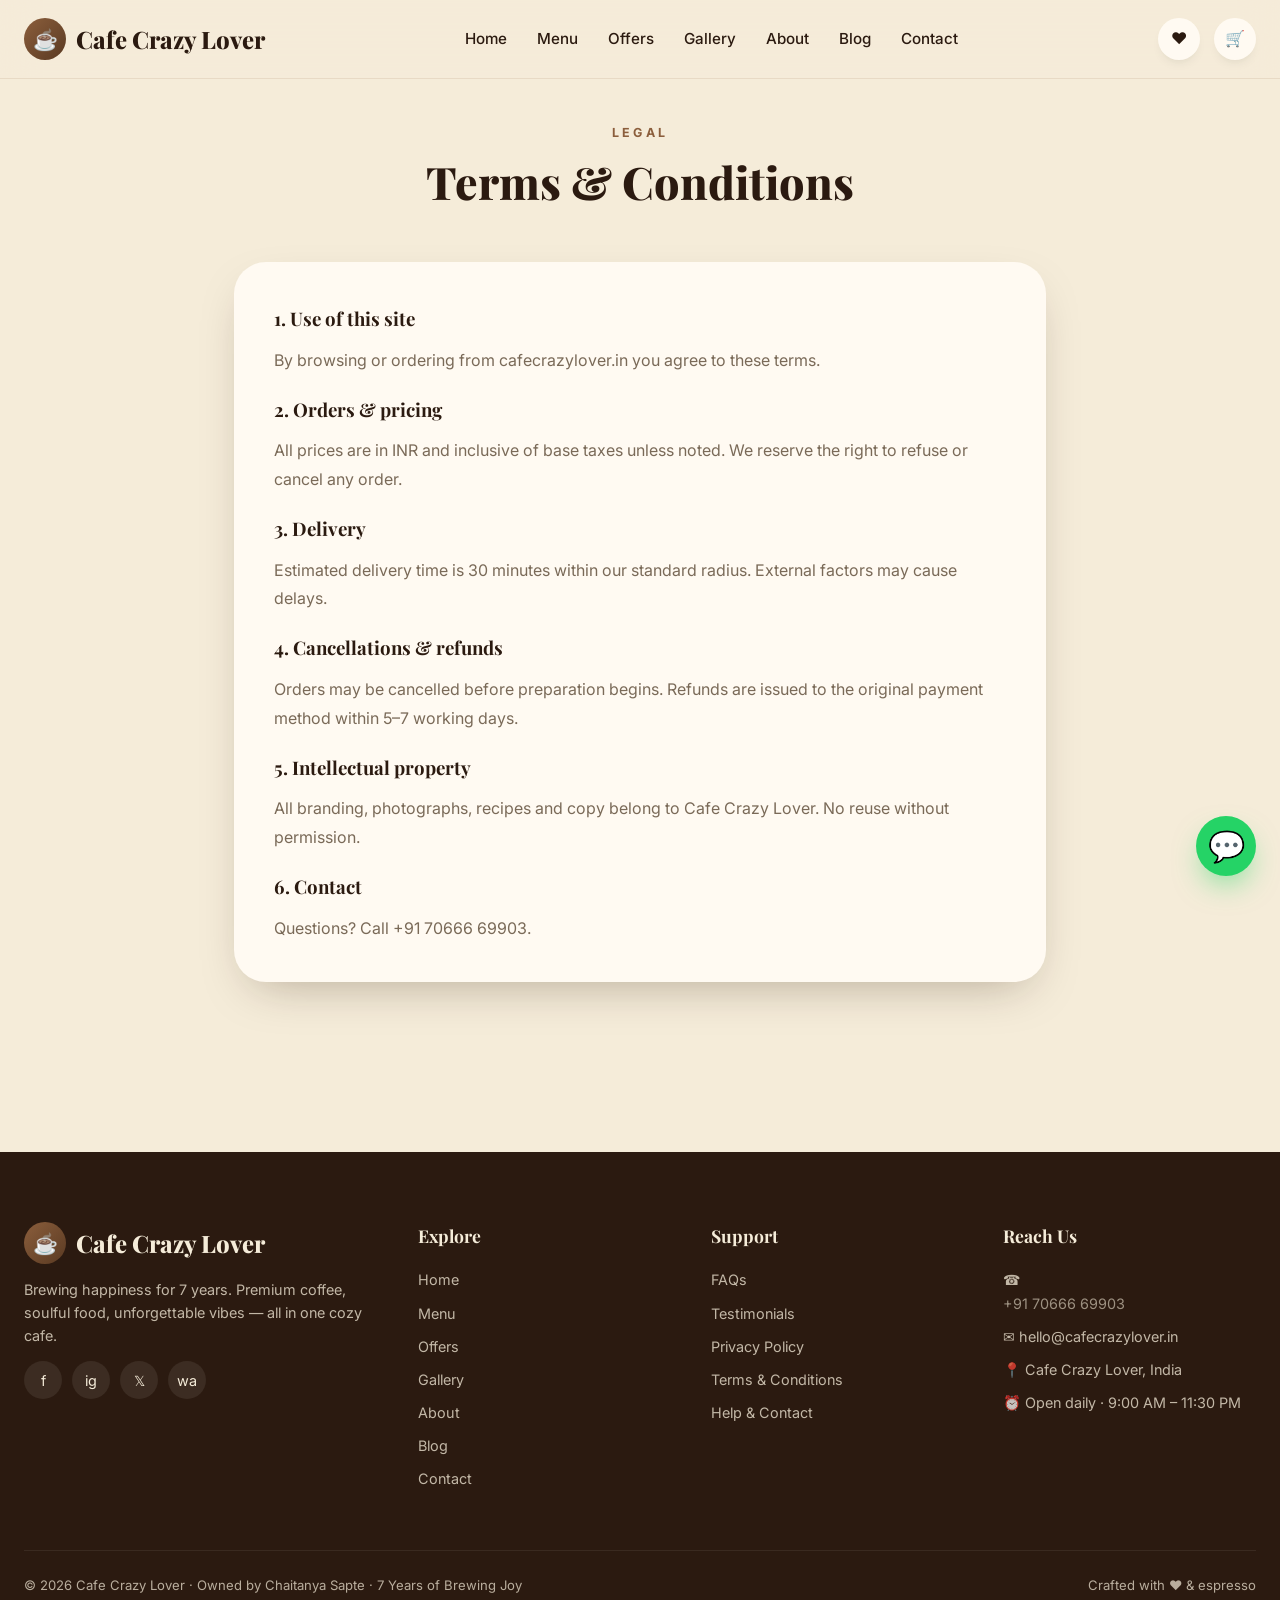
<file: terms.html>
<!DOCTYPE html>
<html lang="en"><head>
<meta charset="UTF-8"><meta name="viewport" content="width=device-width, initial-scale=1.0">
<title>Terms & Conditions — Cafe Crazy Lover</title>
<link href="https://fonts.googleapis.com/css2?family=Playfair+Display:ital,wght@0,400;0,700;0,800;1,400&family=Inter:wght@400;500;600;700&display=swap" rel="stylesheet">
<link rel="stylesheet" href="css/style.css">
</head><body>
<div id="site-header"></div>
<section class="block" style="padding-top:40px"><div class="container" style="max-width:860px">
  <div class="section-head reveal"><span class="eyebrow">Legal</span><h2>Terms &amp; Conditions</h2></div>
  <div class="contact-card reveal" style="line-height:1.8;color:var(--muted)">
    <h3 style="color:var(--espresso);font-family:var(--font-display);margin-bottom:10px">1. Use of this site</h3>
    <p>By browsing or ordering from cafecrazylover.in you agree to these terms.</p>
    <h3 style="color:var(--espresso);font-family:var(--font-display);margin:18px 0 10px">2. Orders &amp; pricing</h3>
    <p>All prices are in INR and inclusive of base taxes unless noted. We reserve the right to refuse or cancel any order.</p>
    <h3 style="color:var(--espresso);font-family:var(--font-display);margin:18px 0 10px">3. Delivery</h3>
    <p>Estimated delivery time is 30 minutes within our standard radius. External factors may cause delays.</p>
    <h3 style="color:var(--espresso);font-family:var(--font-display);margin:18px 0 10px">4. Cancellations &amp; refunds</h3>
    <p>Orders may be cancelled before preparation begins. Refunds are issued to the original payment method within 5–7 working days.</p>
    <h3 style="color:var(--espresso);font-family:var(--font-display);margin:18px 0 10px">5. Intellectual property</h3>
    <p>All branding, photographs, recipes and copy belong to Cafe Crazy Lover. No reuse without permission.</p>
    <h3 style="color:var(--espresso);font-family:var(--font-display);margin:18px 0 10px">6. Contact</h3>
    <p>Questions? Call +91 70666 69903.</p>
  </div>
</div></section>
<div id="site-footer"></div>
<script src="js/data.js"></script><script src="js/layout.js"></script><script src="js/main.js"></script>
</body></html>
</file>
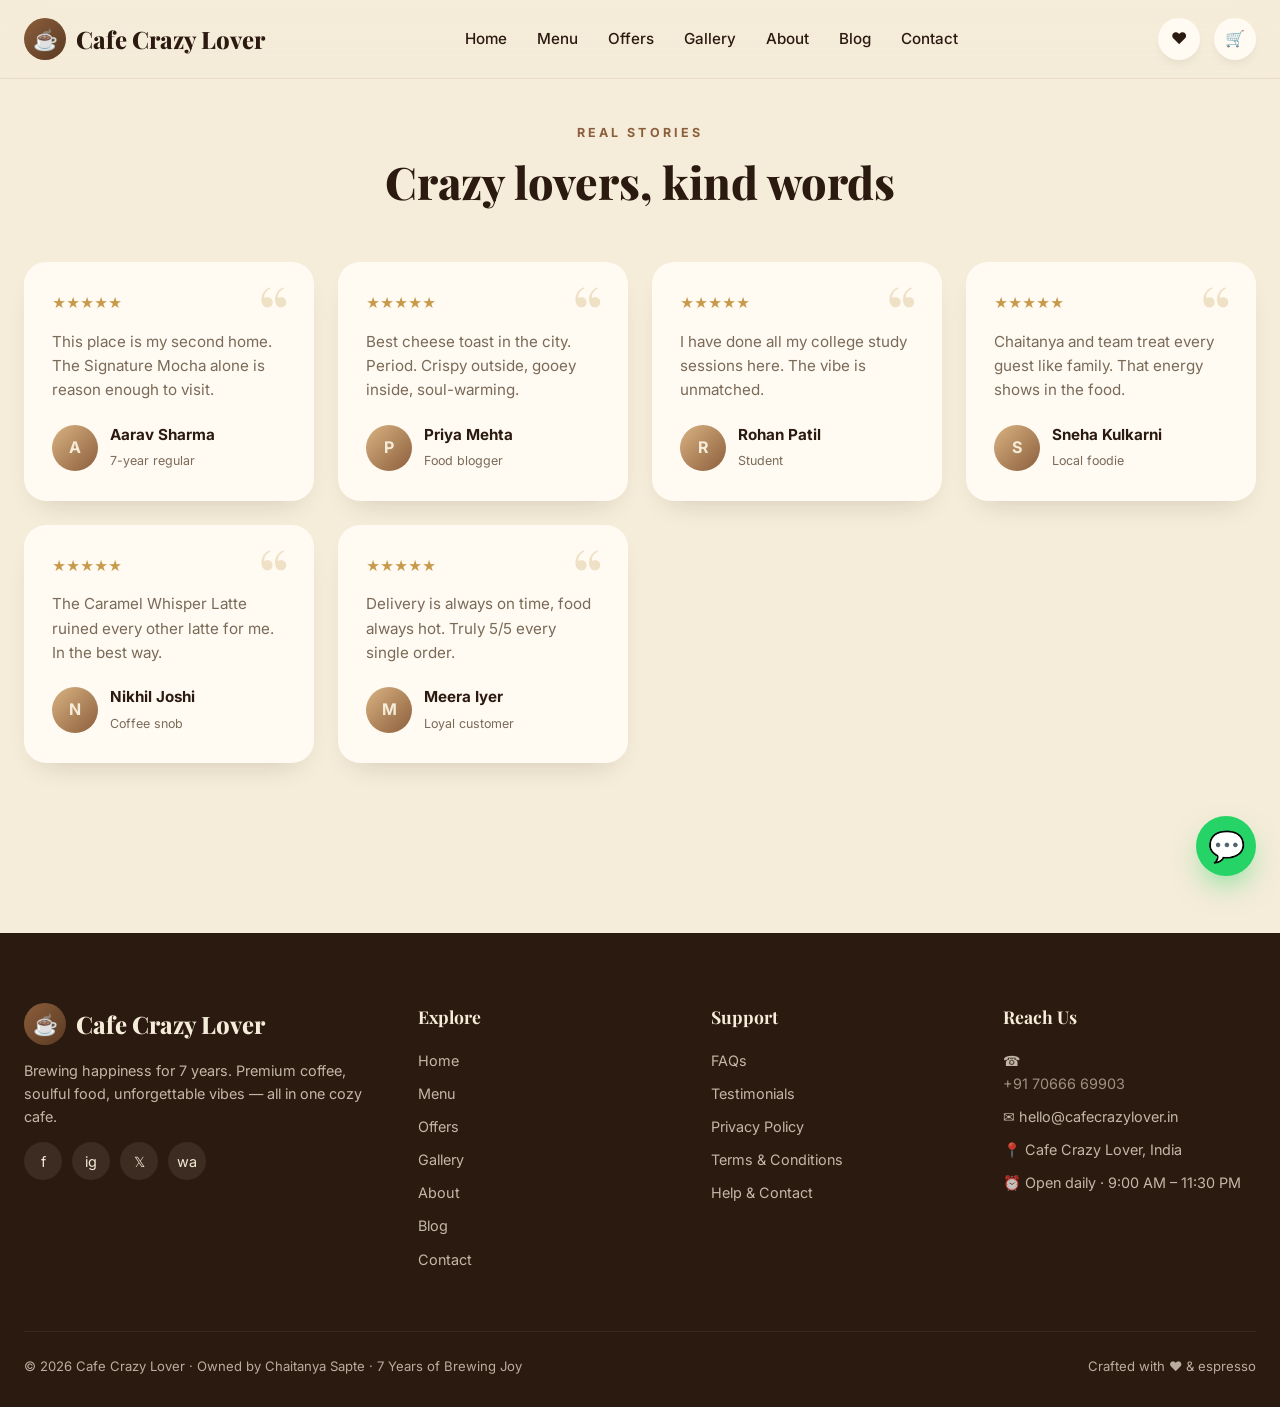
<file: testimonials.html>
<!DOCTYPE html>
<html lang="en"><head>
<meta charset="UTF-8"><meta name="viewport" content="width=device-width, initial-scale=1.0">
<title>Testimonials — Cafe Crazy Lover</title>
<link href="https://fonts.googleapis.com/css2?family=Playfair+Display:ital,wght@0,400;0,700;0,800;1,400&family=Inter:wght@400;500;600;700&display=swap" rel="stylesheet">
<link rel="stylesheet" href="css/style.css">
</head><body>
<div id="site-header"></div>
<section class="block" style="padding-top:40px"><div class="container">
  <div class="section-head reveal"><span class="eyebrow">Real Stories</span><h2>Crazy lovers, kind words</h2></div>
  <div class="testimonial-grid">
    <div class="testimonial reveal"><span class="stars">★★★★★</span><p>This place is my second home. The Signature Mocha alone is reason enough to visit.</p><div class="who"><div class="avatar">A</div><div><h4>Aarav Sharma</h4><small>7-year regular</small></div></div></div>
    <div class="testimonial reveal"><span class="stars">★★★★★</span><p>Best cheese toast in the city. Period. Crispy outside, gooey inside, soul-warming.</p><div class="who"><div class="avatar">P</div><div><h4>Priya Mehta</h4><small>Food blogger</small></div></div></div>
    <div class="testimonial reveal"><span class="stars">★★★★★</span><p>I have done all my college study sessions here. The vibe is unmatched.</p><div class="who"><div class="avatar">R</div><div><h4>Rohan Patil</h4><small>Student</small></div></div></div>
    <div class="testimonial reveal"><span class="stars">★★★★★</span><p>Chaitanya and team treat every guest like family. That energy shows in the food.</p><div class="who"><div class="avatar">S</div><div><h4>Sneha Kulkarni</h4><small>Local foodie</small></div></div></div>
    <div class="testimonial reveal"><span class="stars">★★★★★</span><p>The Caramel Whisper Latte ruined every other latte for me. In the best way.</p><div class="who"><div class="avatar">N</div><div><h4>Nikhil Joshi</h4><small>Coffee snob</small></div></div></div>
    <div class="testimonial reveal"><span class="stars">★★★★★</span><p>Delivery is always on time, food always hot. Truly 5/5 every single order.</p><div class="who"><div class="avatar">M</div><div><h4>Meera Iyer</h4><small>Loyal customer</small></div></div></div>
  </div>
</div></section>
<div id="site-footer"></div>
<script src="js/data.js"></script><script src="js/layout.js"></script><script src="js/main.js"></script>
</body></html>
</file>
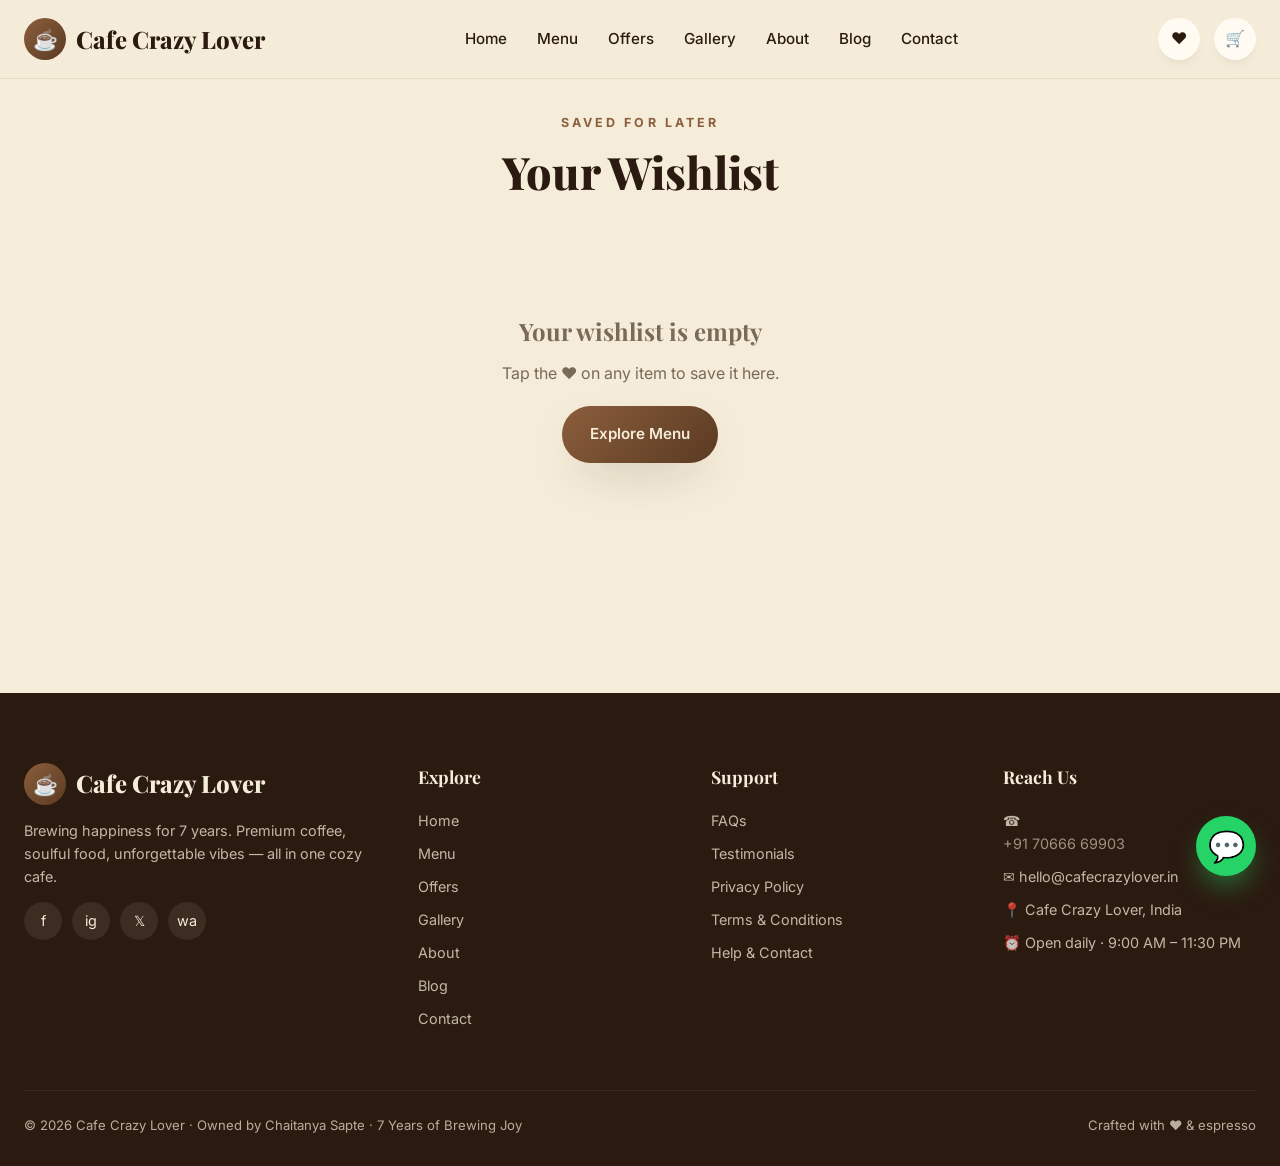
<file: wishlist.html>
<!DOCTYPE html>
<html lang="en"><head>
<meta charset="UTF-8"><meta name="viewport" content="width=device-width, initial-scale=1.0">
<title>Wishlist — Cafe Crazy Lover</title>
<link href="https://fonts.googleapis.com/css2?family=Playfair+Display:ital,wght@0,400;0,700;0,800;1,400&family=Inter:wght@400;500;600;700&display=swap" rel="stylesheet">
<link rel="stylesheet" href="css/style.css">
</head><body>
<div id="site-header"></div>
<section class="block" style="padding-top:30px"><div class="container">
  <div class="section-head reveal"><span class="eyebrow">Saved For Later</span><h2>Your Wishlist</h2></div>
  <div id="wish-root"></div>
</div></section>
<div id="site-footer"></div>
<script src="js/data.js"></script><script src="js/layout.js"></script><script src="js/main.js"></script>
<script>document.addEventListener('DOMContentLoaded', initWishPage);</script>
</body></html>
</file>
<file: css/style.css>
* {
  margin: 0;
  padding: 0;
  box-sizing: border-box;
}

html, body {
  width: 100%;
  max-width: 100%;
  overflow-x: hidden;
  margin: 0;
  padding: 0;
}

#root {
  width: 100%;
  max-width: 100%;
  overflow-x: hidden;
}
*{
    margin:0;
    padding:0;
    box-sizing:border-box;
}

body{
    overflow-x:hidden;
}
#root {
  width: 100%;
  max-width: 100%;
  overflow-x: hidden;
}
/* ===========================================
   Cafe Crazy Lover — Premium Stylesheet
   Edit colors below to rebrand
   =========================================== */
:root{
  --cream:#f5ecd9;
  --cream-2:#efe1c6;
  --latte:#d9b382;
  --mocha:#8b5e3c;
  --coffee:#5a3a22;
  --espresso:#2b1a10;
  --dark:#1c120a;
  --gold:#c79a4b;
  --white:#fffaf2;
  --muted:#7a6a58;
  --shadow:0 18px 50px -20px rgba(40,20,5,.35);
  --radius:22px;
  --radius-lg:32px;
  --font-display:'Playfair Display', Georgia, serif;
  --font-body:'Inter','Segoe UI',sans-serif;
}
*{box-sizing:border-box;margin:0;padding:0}
html{scroll-behavior:smooth}
body{
  font-family:var(--font-body);
  background:var(--cream);
  color:var(--espresso);
  line-height:1.6;
  overflow-x:hidden;
  -webkit-font-smoothing:antialiased;
}
img{max-width:100%;display:block}
a{color:inherit;text-decoration:none}
button{font-family:inherit;cursor:pointer;border:none;background:none}
.container{max-width:1280px;margin:0 auto;padding:0 24px}

/* NAV */
.nav{
  position:sticky;top:0;z-index:100;
  background:rgba(245,236,217,.85);
  backdrop-filter:blur(18px);
  -webkit-backdrop-filter:blur(18px);
  border-bottom:1px solid rgba(139,94,60,.12);
}
.nav-inner{display:flex;align-items:center;justify-content:space-between;padding:18px 24px;max-width:1280px;margin:0 auto}
.logo{font-family:var(--font-display);font-size:1.5rem;font-weight:800;color:var(--espresso);display:flex;align-items:center;gap:10px}
.logo-mark{width:42px;height:42px;border-radius:50%;background:linear-gradient(135deg,var(--mocha),var(--coffee));display:grid;place-items:center;color:var(--cream);font-size:20px;box-shadow:var(--shadow)}
.nav-links{display:flex;gap:30px;align-items:center}
.nav-links a{font-weight:500;font-size:.95rem;position:relative;transition:color .25s}
.nav-links a:hover, .nav-links a.active{color:var(--mocha)}
.nav-links a.active::after{content:"";position:absolute;left:0;right:0;bottom:-8px;height:2px;background:var(--mocha);border-radius:2px}
.nav-actions{display:flex;gap:14px;align-items:center}
.icon-btn{width:42px;height:42px;border-radius:50%;background:var(--white);display:grid;place-items:center;box-shadow:0 6px 14px -8px rgba(0,0,0,.2);position:relative;transition:transform .2s}
.icon-btn:hover{transform:translateY(-2px)}
.badge{position:absolute;top:-4px;right:-4px;background:var(--mocha);color:var(--cream);font-size:11px;font-weight:700;border-radius:10px;padding:2px 6px;min-width:18px;text-align:center}
.burger{display:none;width:44px;height:44px;border-radius:50%;background:var(--white);place-items:center}
.burger span{width:20px;height:2px;background:var(--espresso);position:relative}
.burger span::before,.burger span::after{content:"";position:absolute;left:0;width:20px;height:2px;background:var(--espresso)}
.burger span::before{top:-6px}.burger span::after{top:6px}

/* HERO */
.hero{position:relative;padding:60px 0 100px;overflow:hidden}
.hero::before{content:"";position:absolute;top:-10%;right:-10%;width:600px;height:600px;border-radius:50%;background:radial-gradient(circle,rgba(217,179,130,.55),transparent 60%);z-index:0;animation:float 8s ease-in-out infinite}
.hero::after{content:"";position:absolute;bottom:-20%;left:-15%;width:500px;height:500px;border-radius:50%;background:radial-gradient(circle,rgba(139,94,60,.25),transparent 60%);z-index:0;animation:float 10s ease-in-out infinite reverse}
.hero-grid{display:grid;grid-template-columns:1.1fr 1fr 1fr;gap:40px;align-items:center;position:relative;z-index:1}
.hero-eyebrow{display:inline-block;font-size:.8rem;letter-spacing:.2em;text-transform:uppercase;color:var(--mocha);font-weight:600;margin-bottom:18px}
.hero h1{font-family:var(--font-display);font-size:clamp(2.5rem,5vw,4.5rem);line-height:1.05;font-weight:800;margin-bottom:22px;color:var(--espresso)}
.hero h1 em{font-style:italic;color:var(--mocha)}
.hero p.lead{font-size:1.05rem;color:var(--muted);max-width:480px;margin-bottom:32px}
.hero-cta{display:flex;align-items:center;gap:20px;margin-bottom:34px}
.btn{display:inline-flex;align-items:center;gap:10px;padding:16px 28px;border-radius:50px;font-weight:600;font-size:.95rem;transition:transform .25s,box-shadow .25s;cursor:pointer}
.btn-primary{background:linear-gradient(135deg,var(--mocha),var(--coffee));color:var(--cream);box-shadow:var(--shadow)}
.btn-primary:hover{transform:translateY(-3px);box-shadow:0 22px 50px -18px rgba(90,58,34,.6)}
.btn-ghost{background:var(--white);color:var(--espresso);border:1px solid rgba(139,94,60,.18)}
.btn-ghost:hover{background:var(--cream-2)}
.btn-pill-play{width:54px;height:54px;border-radius:50%;background:var(--white);display:grid;place-items:center;box-shadow:var(--shadow)}
.hero-stats{display:flex;gap:32px}
.hero-stats div{display:flex;flex-direction:column}
.hero-stats strong{font-family:var(--font-display);font-size:1.7rem;color:var(--espresso)}
.hero-stats span{font-size:.8rem;color:var(--muted);text-transform:uppercase;letter-spacing:.12em}

.hero-product{position:relative;display:grid;place-items:center;min-height:520px}
.hero-circle{position:absolute;inset:0;margin:auto;width:440px;height:440px;border-radius:50%;background:linear-gradient(135deg,#b07b4a,#7a4a25);box-shadow:0 40px 80px -20px rgba(90,58,34,.45);animation:pulse 4s ease-in-out infinite}
.hero-circle::after{content:"";position:absolute;inset:14px;border-radius:50%;border:2px dashed rgba(255,250,242,.25)}
.hero-product img{position:relative;z-index:2;max-height:560px;width:auto;filter:drop-shadow(0 30px 40px rgba(0,0,0,.35));animation:floatY 5s ease-in-out infinite}
.bean{position:absolute;width:34px;height:48px;background:radial-gradient(ellipse at 30% 30%,#6b3f1f,#2b1a10);border-radius:50%/40%;transform-origin:center;box-shadow:0 6px 10px rgba(0,0,0,.25);z-index:3}
.bean::before{content:"";position:absolute;inset:6px 0;border-left:2px solid #1a0e07;left:50%;transform:translateX(-50%)}
.bean.b1{top:8%;left:6%;animation:floatY 4s ease-in-out infinite}
.bean.b2{top:18%;right:8%;animation:floatY 5s ease-in-out infinite reverse;transform:rotate(35deg)}
.bean.b3{bottom:14%;left:12%;animation:floatY 6s ease-in-out infinite;transform:rotate(-25deg)}
.bean.b4{bottom:6%;right:14%;animation:floatY 4.5s ease-in-out infinite reverse;transform:rotate(50deg)}

.hero-sidecards{display:flex;flex-direction:column;gap:18px}
.feature-card{background:var(--white);border-radius:var(--radius);padding:20px 22px;display:flex;gap:14px;align-items:center;box-shadow:var(--shadow);transition:transform .3s}
.feature-card:hover{transform:translateY(-5px)}
.feature-card .ico{width:48px;height:48px;border-radius:14px;background:var(--cream-2);display:grid;place-items:center;font-size:22px;color:var(--mocha);flex-shrink:0}
.feature-card h4{font-size:.95rem;margin-bottom:2px}
.feature-card p{font-size:.78rem;color:var(--muted)}
.price-card{background:var(--espresso);color:var(--cream);border-radius:var(--radius);padding:24px;display:flex;align-items:center;justify-content:space-between;gap:16px;box-shadow:var(--shadow)}
.price-card .p-name{font-size:.82rem;opacity:.7;text-transform:uppercase;letter-spacing:.1em}
.price-card .p-price{font-family:var(--font-display);font-size:1.8rem;font-weight:700;margin-top:4px}
.price-card .buy{background:var(--gold);color:var(--espresso);border-radius:50px;padding:10px 18px;font-weight:700;font-size:.85rem;display:inline-flex;align-items:center;gap:6px}

/* SECTIONS */
section.block{padding:90px 0;position:relative}
.section-head{text-align:center;max-width:680px;margin:0 auto 56px}
.section-head .eyebrow{font-size:.78rem;letter-spacing:.25em;text-transform:uppercase;color:var(--mocha);font-weight:700;margin-bottom:14px;display:inline-block}
.section-head h2{font-family:var(--font-display);font-size:clamp(2rem,3.5vw,3rem);font-weight:800;line-height:1.1;margin-bottom:14px}
.section-head p{color:var(--muted)}

/* CATEGORY PILLS */
.cat-pills{display:flex;gap:12px;flex-wrap:wrap;justify-content:center;margin-bottom:40px}
.cat-pill{padding:10px 22px;border-radius:50px;background:var(--white);font-size:.88rem;font-weight:600;color:var(--espresso);border:1px solid rgba(139,94,60,.12);transition:all .25s;cursor:pointer}
.cat-pill:hover,.cat-pill.active{background:var(--espresso);color:var(--cream);border-color:var(--espresso)}

/* PRODUCT GRID */
.product-grid{display:grid;grid-template-columns:repeat(auto-fill,minmax(240px,1fr));gap:26px}
.product-card{background:var(--white);border-radius:var(--radius);overflow:hidden;box-shadow:0 12px 30px -16px rgba(40,20,5,.25);transition:transform .35s, box-shadow .35s;position:relative;display:flex;flex-direction:column}
.product-card:hover{transform:translateY(-8px);box-shadow:0 30px 50px -18px rgba(40,20,5,.4)}
.product-card .img-wrap{position:relative;background:linear-gradient(160deg,var(--cream),var(--cream-2));padding:24px;aspect-ratio:1;display:grid;place-items:center;overflow:hidden}
.product-card .img-wrap img{max-height:200px;width:auto;transition:transform .5s}
.product-card:hover .img-wrap img{transform:scale(1.08) rotate(-2deg)}
.product-card .tag{position:absolute;top:14px;left:14px;background:var(--mocha);color:var(--cream);font-size:.7rem;padding:5px 10px;border-radius:50px;font-weight:700;text-transform:uppercase;letter-spacing:.1em}
.product-card .wish{position:absolute;top:14px;right:14px;width:36px;height:36px;border-radius:50%;background:var(--white);display:grid;place-items:center;font-size:14px;transition:transform .2s}
.product-card .wish:hover{transform:scale(1.1)}
.product-card .wish.active{color:#e63946}
.product-card .body{padding:18px 20px 22px;display:flex;flex-direction:column;gap:8px;flex:1}
.product-card .cat{font-size:.72rem;color:var(--muted);text-transform:uppercase;letter-spacing:.12em}
.product-card h3{font-family:var(--font-display);font-size:1.2rem;font-weight:700;color:var(--espresso)}
.product-card .desc{font-size:.85rem;color:var(--muted);flex:1}
.product-card .row{display:flex;justify-content:space-between;align-items:center;margin-top:10px}
.product-card .price{font-family:var(--font-display);font-size:1.3rem;font-weight:700;color:var(--mocha)}
.product-card .add{background:var(--espresso);color:var(--cream);padding:10px 16px;border-radius:50px;font-size:.8rem;font-weight:600;transition:background .25s}
.product-card .add:hover{background:var(--mocha)}
.stars{color:var(--gold);font-size:.85rem}

/* FEATURED SLIDER (simple) */
.featured-slider{display:flex;gap:22px;overflow-x:auto;scroll-snap-type:x mandatory;padding:10px 4px 24px;scrollbar-width:none}
.featured-slider::-webkit-scrollbar{display:none}
.featured-slider .product-card{min-width:280px;scroll-snap-align:start}

/* ABOUT */
.about-grid{display:grid;grid-template-columns:1fr 1fr;gap:60px;align-items:center}
.about-img-wrap{position:relative;border-radius:var(--radius-lg);overflow:hidden;box-shadow:var(--shadow)}
.about-img-wrap img{width:100%;height:520px;object-fit:cover}
.about-badge{position:absolute;bottom:24px;left:24px;background:var(--white);padding:18px 22px;border-radius:var(--radius);box-shadow:var(--shadow)}
.about-badge strong{font-family:var(--font-display);font-size:2.2rem;color:var(--mocha);display:block}
.about-badge span{font-size:.78rem;color:var(--muted);text-transform:uppercase;letter-spacing:.12em}
.about-text h2{font-family:var(--font-display);font-size:clamp(2rem,3vw,2.8rem);font-weight:800;margin-bottom:18px}
.about-text .eyebrow{font-size:.78rem;letter-spacing:.25em;text-transform:uppercase;color:var(--mocha);font-weight:700;margin-bottom:14px;display:inline-block}
.about-text p{color:var(--muted);margin-bottom:16px}
.about-feats{display:grid;grid-template-columns:1fr 1fr;gap:18px;margin-top:24px}
.about-feats div{display:flex;gap:12px;align-items:flex-start}
.about-feats .ico{width:42px;height:42px;border-radius:12px;background:var(--cream-2);color:var(--mocha);display:grid;place-items:center;flex-shrink:0}
.about-feats h4{font-size:.95rem;margin-bottom:4px}
.about-feats p{font-size:.82rem;margin:0}

/* OFFERS BANNER */
.offer-band{background:linear-gradient(135deg,var(--espresso),var(--coffee));color:var(--cream);border-radius:var(--radius-lg);padding:60px;position:relative;overflow:hidden;display:grid;grid-template-columns:1.3fr 1fr;gap:40px;align-items:center}
.offer-band::before{content:"";position:absolute;top:-40%;right:-10%;width:500px;height:500px;border-radius:50%;background:radial-gradient(circle,rgba(217,179,130,.3),transparent 60%)}
.offer-band h2{font-family:var(--font-display);font-size:clamp(1.8rem,3vw,2.6rem);margin-bottom:14px}
.offer-band .pct{font-family:var(--font-display);font-size:6rem;font-weight:800;color:var(--gold);line-height:1;text-shadow:0 6px 30px rgba(0,0,0,.4)}

/* TESTIMONIALS */
.testimonial-grid{display:grid;grid-template-columns:repeat(auto-fit,minmax(280px,1fr));gap:24px}
.testimonial{background:var(--white);border-radius:var(--radius);padding:28px;box-shadow:0 14px 30px -16px rgba(40,20,5,.2);position:relative}
.testimonial::before{content:"“";position:absolute;top:10px;right:24px;font-family:var(--font-display);font-size:5rem;color:var(--cream-2);line-height:1}
.testimonial p{font-size:.95rem;color:var(--muted);margin:14px 0 20px;position:relative}
.testimonial .who{display:flex;align-items:center;gap:12px}
.testimonial .avatar{width:46px;height:46px;border-radius:50%;background:linear-gradient(135deg,var(--latte),var(--mocha));display:grid;place-items:center;color:var(--cream);font-weight:700}
.testimonial h4{font-size:.95rem}
.testimonial small{color:var(--muted);font-size:.78rem}

/* STATS */
.stats{display:grid;grid-template-columns:repeat(4,1fr);gap:24px;text-align:center}
.stats div{padding:32px 18px;background:var(--white);border-radius:var(--radius);box-shadow:0 12px 30px -18px rgba(40,20,5,.2)}
.stats strong{font-family:var(--font-display);font-size:2.6rem;color:var(--mocha);display:block}
.stats span{font-size:.85rem;color:var(--muted);text-transform:uppercase;letter-spacing:.12em}

/* GALLERY */
.gallery-grid{display:grid;grid-template-columns:repeat(4,1fr);gap:16px}
.gallery-grid figure{border-radius:var(--radius);overflow:hidden;aspect-ratio:1;position:relative;cursor:pointer}
.gallery-grid figure img{width:100%;height:100%;object-fit:cover;transition:transform .6s}
.gallery-grid figure:hover img{transform:scale(1.12)}
.gallery-grid figure:nth-child(1){grid-row:span 2;aspect-ratio:auto}

/* FAQ */
.faq-list{max-width:780px;margin:0 auto;display:flex;flex-direction:column;gap:14px}
.faq-item{background:var(--white);border-radius:var(--radius);padding:22px 26px;box-shadow:0 10px 24px -18px rgba(40,20,5,.2);cursor:pointer}
.faq-item summary{font-weight:600;font-size:1rem;list-style:none;display:flex;justify-content:space-between;align-items:center}
.faq-item summary::after{content:"+";font-size:1.4rem;color:var(--mocha);transition:transform .25s}
.faq-item[open] summary::after{transform:rotate(45deg)}
.faq-item p{margin-top:12px;color:var(--muted);font-size:.92rem}

/* CONTACT */
.contact-grid{display:grid;grid-template-columns:1fr 1fr;gap:48px}
.contact-card{background:var(--white);border-radius:var(--radius-lg);padding:40px;box-shadow:var(--shadow)}
.form-row{display:flex;gap:14px}
.input{width:100%;padding:14px 18px;border-radius:14px;border:1px solid rgba(139,94,60,.15);background:var(--cream);font-family:inherit;font-size:.95rem;margin-bottom:14px;color:var(--espresso);transition:border .2s}
.input:focus{outline:none;border-color:var(--mocha);background:var(--white)}
textarea.input{min-height:140px;resize:vertical}
.contact-info p{display:flex;gap:14px;align-items:center;margin-bottom:18px}
.contact-info .ico{width:46px;height:46px;border-radius:14px;background:var(--cream-2);color:var(--mocha);display:grid;place-items:center;flex-shrink:0}

/* FOOTER */
footer{background:var(--espresso);color:var(--cream);padding:70px 0 30px;margin-top:80px}
.footer-grid{display:grid;grid-template-columns:1.4fr 1fr 1fr 1fr;gap:40px;margin-bottom:50px}
.footer-grid h4{font-family:var(--font-display);margin-bottom:18px;font-size:1.1rem}
.footer-grid p,.footer-grid a{font-size:.9rem;opacity:.75;margin-bottom:10px;display:block}
.footer-grid a:hover{opacity:1;color:var(--gold)}
.footer-bottom{border-top:1px solid rgba(255,250,242,.1);padding-top:24px;display:flex;justify-content:space-between;font-size:.82rem;opacity:.7;flex-wrap:wrap;gap:10px}
.socials{display:flex;gap:10px;margin-top:14px}
.socials a{width:38px;height:38px;border-radius:50%;background:rgba(255,250,242,.08);display:grid;place-items:center;opacity:1;margin:0}
.socials a:hover{background:var(--mocha)}

/* WHATSAPP FLOAT */
.wa-float{position:fixed;bottom:24px;right:24px;width:60px;height:60px;border-radius:50%;background:#25d366;color:#fff;display:grid;place-items:center;font-size:30px;box-shadow:0 14px 30px -8px rgba(37,211,102,.6);z-index:200;animation:pulse 2s ease-in-out infinite}
.wa-float:hover{transform:scale(1.08)}
.scroll-top{position:fixed;bottom:100px;right:30px;width:46px;height:46px;border-radius:50%;background:var(--espresso);color:var(--cream);display:none;place-items:center;z-index:199;cursor:pointer;box-shadow:var(--shadow)}
.scroll-top.show{display:grid}

/* PRODUCT DETAIL */
.pd-grid{display:grid;grid-template-columns:1.1fr 1fr;gap:60px;margin-top:30px}
.pd-main-img{background:linear-gradient(160deg,var(--cream),var(--cream-2));border-radius:var(--radius-lg);padding:50px;display:grid;place-items:center;box-shadow:var(--shadow);position:relative;overflow:hidden;min-height:480px}
.pd-main-img img{max-height:440px;width:auto;filter:drop-shadow(0 20px 30px rgba(0,0,0,.25))}
.pd-thumbs{display:flex;gap:12px;margin-top:18px}
.pd-thumb{width:78px;height:78px;border-radius:16px;background:var(--white);padding:8px;display:grid;place-items:center;cursor:pointer;border:2px solid transparent;transition:all .2s}
.pd-thumb.active,.pd-thumb:hover{border-color:var(--mocha)}
.pd-thumb img{max-height:60px}
.pd-info .cat-tag{display:inline-block;background:var(--cream-2);color:var(--mocha);padding:6px 14px;border-radius:50px;font-size:.78rem;font-weight:600;margin-bottom:14px}
.pd-info h1{font-family:var(--font-display);font-size:clamp(2rem,3vw,2.8rem);line-height:1.1;margin-bottom:14px}
.pd-info .rating{display:flex;align-items:center;gap:10px;margin-bottom:18px;font-size:.9rem;color:var(--muted)}
.pd-info .price-big{font-family:var(--font-display);font-size:2.5rem;color:var(--mocha);font-weight:700;margin-bottom:6px}
.pd-info .price-big small{text-decoration:line-through;color:var(--muted);font-size:1.1rem;margin-left:10px;font-weight:400}
.pd-info p.desc-l{color:var(--muted);margin:18px 0 24px}
.pd-info ul.ingr{list-style:none;display:flex;flex-wrap:wrap;gap:8px;margin-bottom:24px}
.pd-info ul.ingr li{background:var(--white);padding:6px 14px;border-radius:50px;font-size:.82rem;color:var(--muted)}
.qty-cart{display:flex;gap:16px;align-items:center;margin-bottom:24px;flex-wrap:wrap}
.qty{display:flex;align-items:center;background:var(--white);border-radius:50px;padding:6px;box-shadow:0 6px 16px -10px rgba(40,20,5,.3)}
.qty button{width:36px;height:36px;border-radius:50%;background:var(--cream);font-size:18px;font-weight:700;color:var(--mocha)}
.qty span{min-width:36px;text-align:center;font-weight:700}
.pd-meta{border-top:1px solid rgba(139,94,60,.15);padding-top:20px;font-size:.88rem;color:var(--muted)}
.pd-meta span{display:block;margin-bottom:6px}
.pd-meta b{color:var(--espresso)}

/* CART/CHECKOUT */
.cart-grid{display:grid;grid-template-columns:1.6fr 1fr;gap:40px;margin-top:30px}
.cart-list{background:var(--white);border-radius:var(--radius-lg);padding:30px;box-shadow:var(--shadow)}
.cart-item{display:grid;grid-template-columns:80px 1fr auto auto auto;gap:18px;align-items:center;padding:18px 0;border-bottom:1px solid rgba(139,94,60,.1)}
.cart-item:last-child{border-bottom:none}
.cart-item .ci-img{width:80px;height:80px;border-radius:16px;background:var(--cream);display:grid;place-items:center;padding:8px}
.cart-item .ci-img img{max-height:64px}
.cart-item h4{font-size:1rem;margin-bottom:4px}
.cart-item .ci-cat{font-size:.78rem;color:var(--muted)}
.cart-item .ci-price{font-weight:700;color:var(--mocha)}
.cart-item .rm{color:#c44;font-size:18px;cursor:pointer}
.cart-empty{text-align:center;padding:60px 20px;color:var(--muted)}
.summary{background:var(--white);border-radius:var(--radius-lg);padding:30px;box-shadow:var(--shadow);height:fit-content;position:sticky;top:100px}
.summary h3{font-family:var(--font-display);margin-bottom:20px}
.summary .row{display:flex;justify-content:space-between;padding:10px 0;font-size:.95rem}
.summary .total{border-top:1px solid rgba(139,94,60,.15);margin-top:10px;padding-top:14px;font-size:1.2rem;font-weight:700;color:var(--espresso)}
.summary .btn{width:100%;justify-content:center;margin-top:20px}

/* MAP */
.map-wrap{border-radius:var(--radius-lg);overflow:hidden;height:380px;box-shadow:var(--shadow)}
.map-wrap iframe{width:100%;height:100%;border:0}

/* TOAST */
.toast{position:fixed;bottom:30px;left:50%;transform:translateX(-50%) translateY(120%);background:var(--espresso);color:var(--cream);padding:14px 24px;border-radius:50px;box-shadow:var(--shadow);z-index:300;transition:transform .35s;font-weight:600;font-size:.9rem}
.toast.show{transform:translateX(-50%) translateY(0)}

/* ANIMATIONS */
@keyframes float{0%,100%{transform:translateY(0)}50%{transform:translateY(-20px)}}
@keyframes floatY{0%,100%{transform:translateY(0)}50%{transform:translateY(-14px)}}
@keyframes pulse{0%,100%{transform:scale(1)}50%{transform:scale(1.04)}}
@keyframes fadeUp{from{opacity:0;transform:translateY(30px)}to{opacity:1;transform:translateY(0)}}
.reveal{opacity:0;transform:translateY(30px);transition:opacity .8s, transform .8s}
.reveal.in{opacity:1;transform:translateY(0)}

/* RESPONSIVE */
@media(max-width:1024px){
  .hero-grid{grid-template-columns:1fr 1fr;gap:30px}
  .hero-sidecards{grid-column:1/-1;flex-direction:row;flex-wrap:wrap}
  .hero-sidecards>*{flex:1;min-width:240px}
  .about-grid,.contact-grid,.pd-grid,.cart-grid{grid-template-columns:1fr;gap:30px}
  .stats{grid-template-columns:repeat(2,1fr)}
  .gallery-grid{grid-template-columns:repeat(3,1fr)}
  .footer-grid{grid-template-columns:1fr 1fr;gap:30px}
  .offer-band{grid-template-columns:1fr;padding:40px;text-align:center}
}
@media(max-width:720px){
  .nav-links{display:none;position:absolute;top:78px;left:0;right:0;background:var(--white);flex-direction:column;padding:20px;gap:18px;box-shadow:var(--shadow);border-radius:0 0 22px 22px}
  .nav-links.open{display:flex}
  .nav-links a.active::after{display:none}
  .burger{display:grid}
  .hero{padding:30px 0 60px}
  .hero-grid{grid-template-columns:1fr}
  .hero-product{min-height:420px;order:-1}
  .hero-circle{width:340px;height:340px}
  .hero-product img{max-height:420px}
  .hero-sidecards{flex-direction:column}
  section.block{padding:60px 0}
  .gallery-grid{grid-template-columns:repeat(2,1fr)}
  .gallery-grid figure:nth-child(1){grid-row:auto;aspect-ratio:1}
  .stats{grid-template-columns:1fr 1fr}
  .footer-grid{grid-template-columns:1fr}
  .pd-main-img{padding:30px;min-height:340px}
  .pd-main-img img{max-height:280px}
  .cart-item{grid-template-columns:60px 1fr auto;grid-template-areas:"img info rm" "img qty price";gap:10px}
  .cart-item .ci-img{grid-area:img;width:60px;height:60px}
  .cart-item .info{grid-area:info}
  .cart-item .qty{grid-area:qty}
  .cart-item .ci-price{grid-area:price;text-align:right}
  .cart-item .rm{grid-area:rm}
  .offer-band{padding:30px}
  .offer-band .pct{font-size:4rem}
  .hero-stats{gap:18px}
  .form-row{flex-direction:column;gap:0}
  .container{padding:0 18px}
}
/* ============================================
   MOBILE FIXES — All 3 Issues
   ============================================ */

@media(max-width:720px){

  /* FIX 1 — Text/paragraph going outside screen */
  body, .container, section, .about-text, .about-grid,
  .hero-text, p, h1, h2, h3 {
    word-wrap: break-word !important;
    overflow-wrap: break-word !important;
    max-width: 100% !important;
  }

  .about-grid {
    display: flex !important;
    flex-direction: column !important;
    width: 100% !important;
  }

  .about-feats {
    display: grid !important;
    grid-template-columns: 1fr 1fr !important;
    gap: 14px !important;
  }

  /* FIX 2 — Logo name too big on mobile */
  .logo {
    font-size: 1rem !important;
    gap: 6px !important;
  }

  .logo .logo-mark {
    width: 34px !important;
    height: 34px !important;
    font-size: 16px !important;
  }

  /* FIX 3 — Mobile menu styling */
  .nav-links {
    top: 70px !important;
    left: 0 !important;
    right: 0 !important;
    padding: 10px 0 !important;
    border-radius: 0 0 20px 20px !important;
    gap: 0 !important;
    box-shadow: 0 20px 40px rgba(0,0,0,0.15) !important;
  }

  .nav-links a {
    padding: 14px 24px !important;
    font-size: 1rem !important;
    border-bottom: 1px solid rgba(139,94,60,0.08) !important;
    width: 100% !important;
    display: block !important;
    text-align: left !important;
    transition: background 0.2s !important;
  }

  .nav-links a:hover,
  .nav-links a.active {
    background: var(--cream-2) !important;
    padding-left: 30px !important;
    color: var(--mocha) !important;
  }

  .nav-links a:last-child {
    border-bottom: none !important;
  }

  /* Fix nav inner padding */
  .nav-inner {
    padding: 14px 18px !important;
  }
}
</file>
